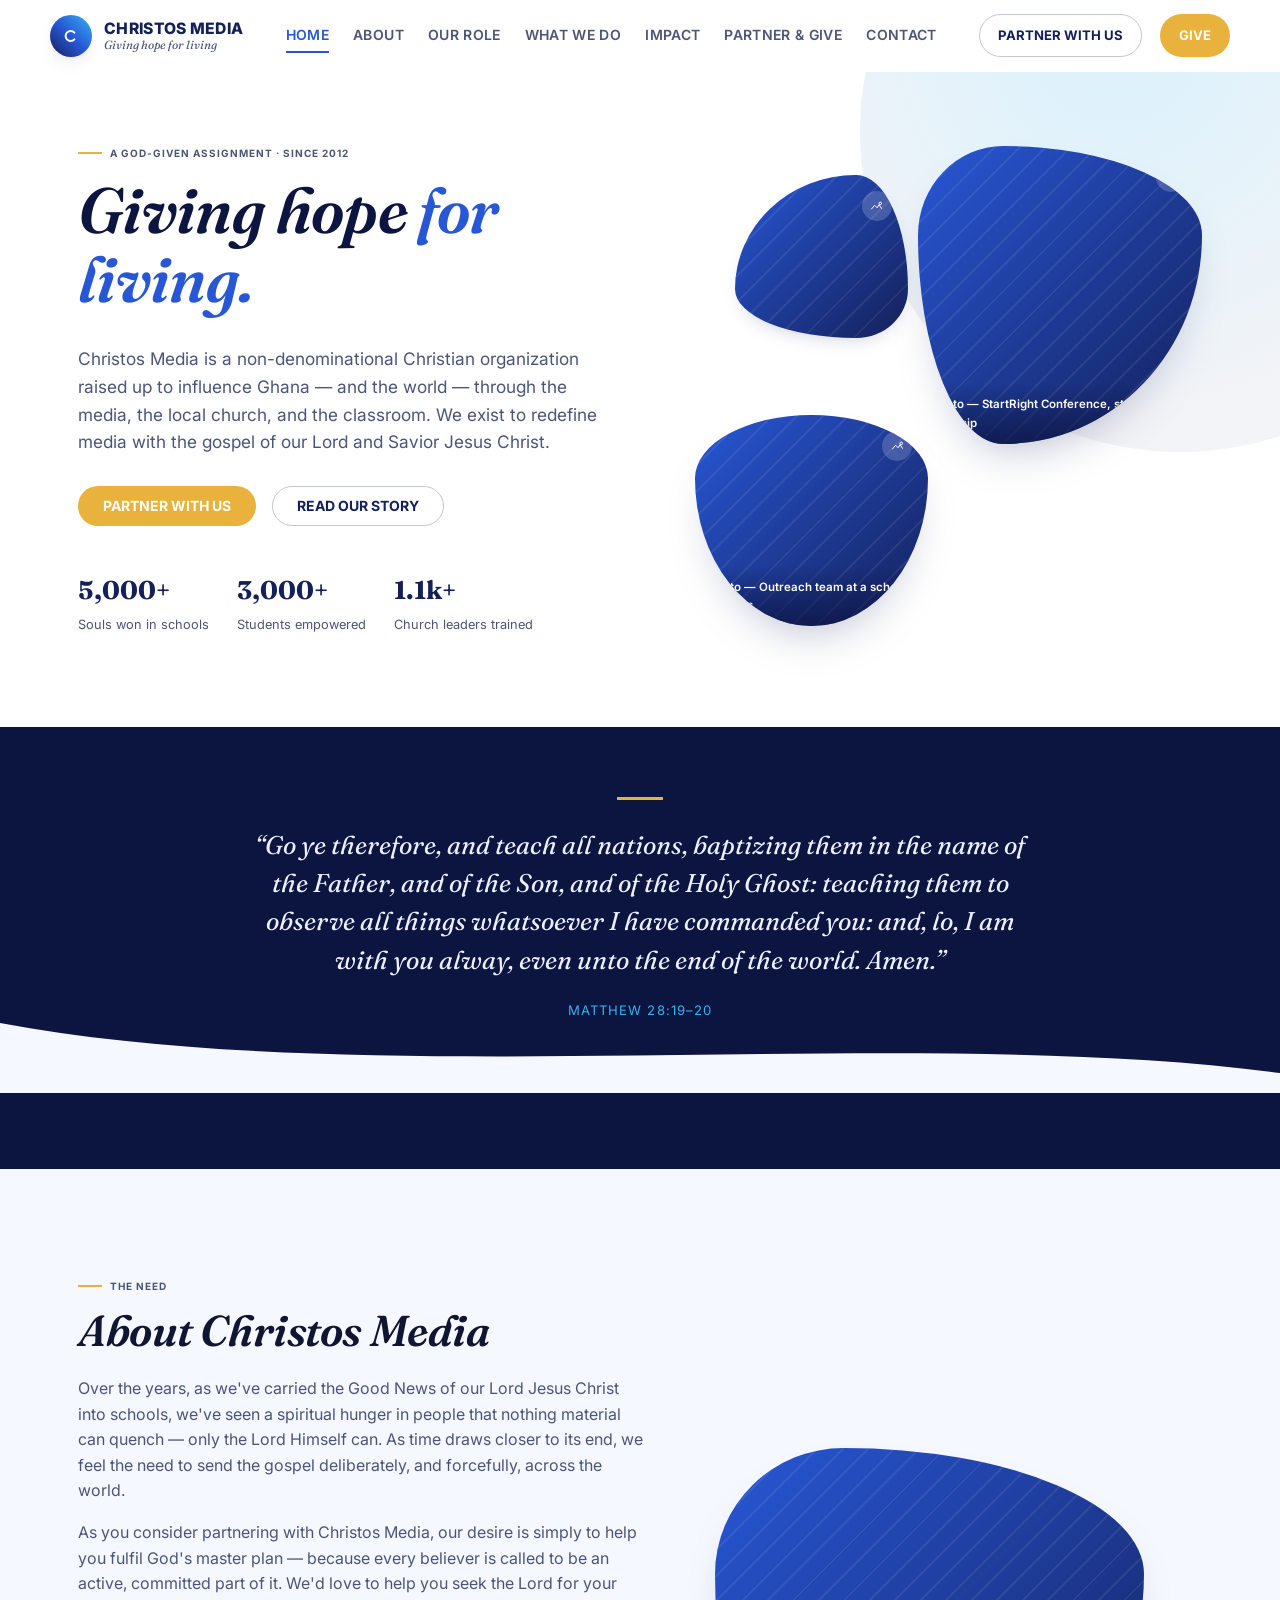
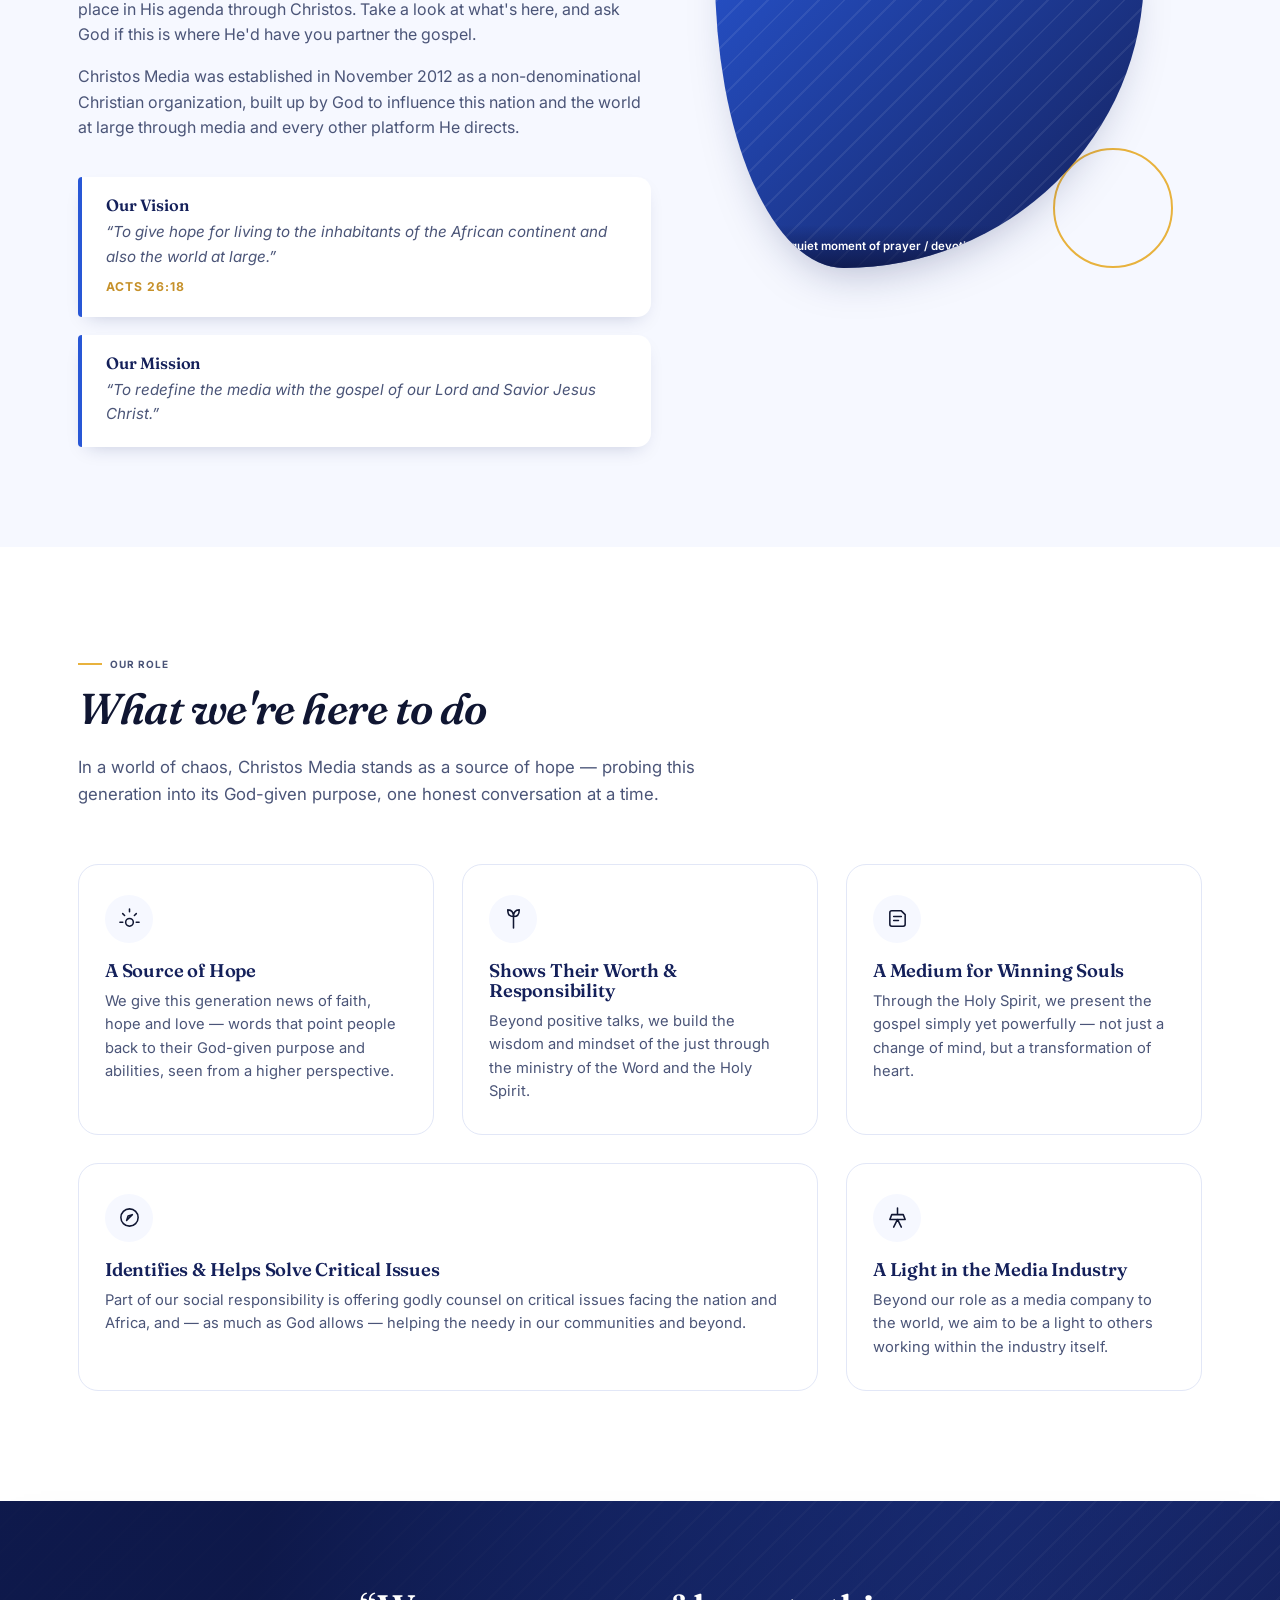
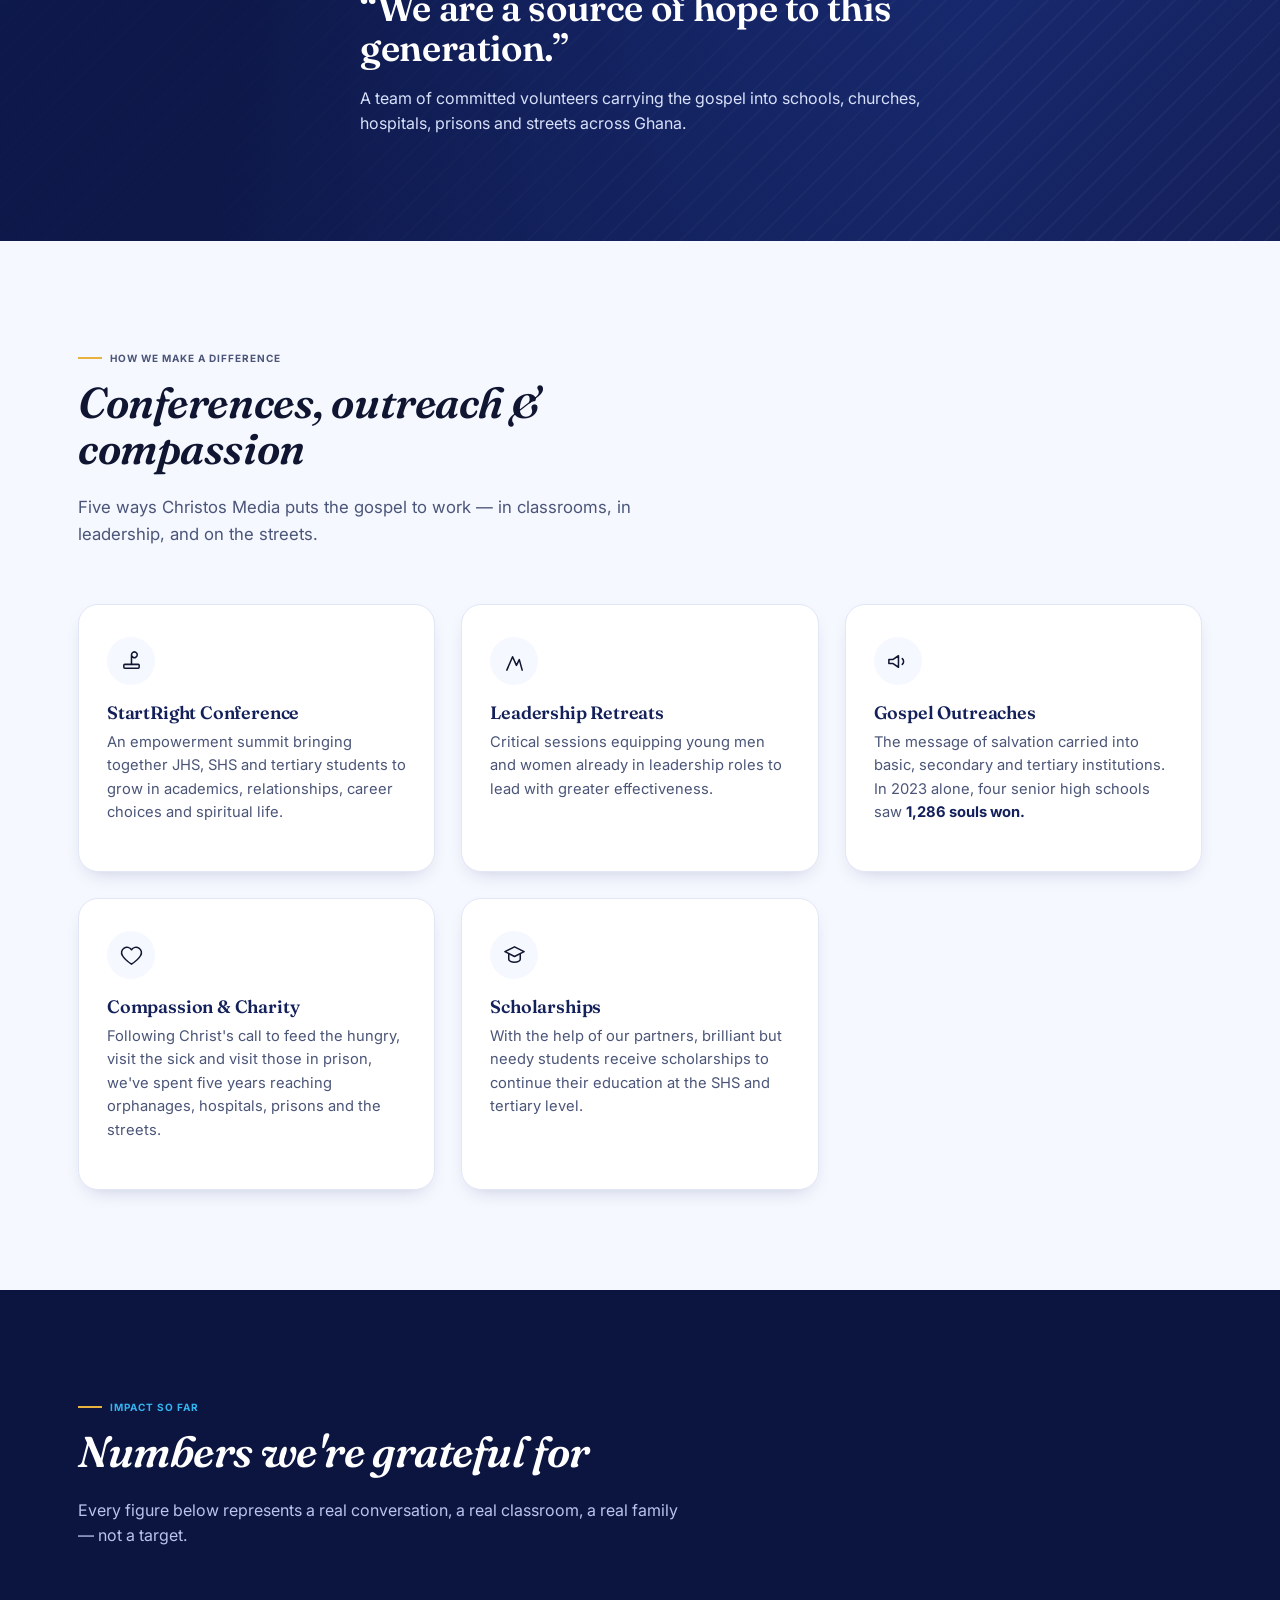
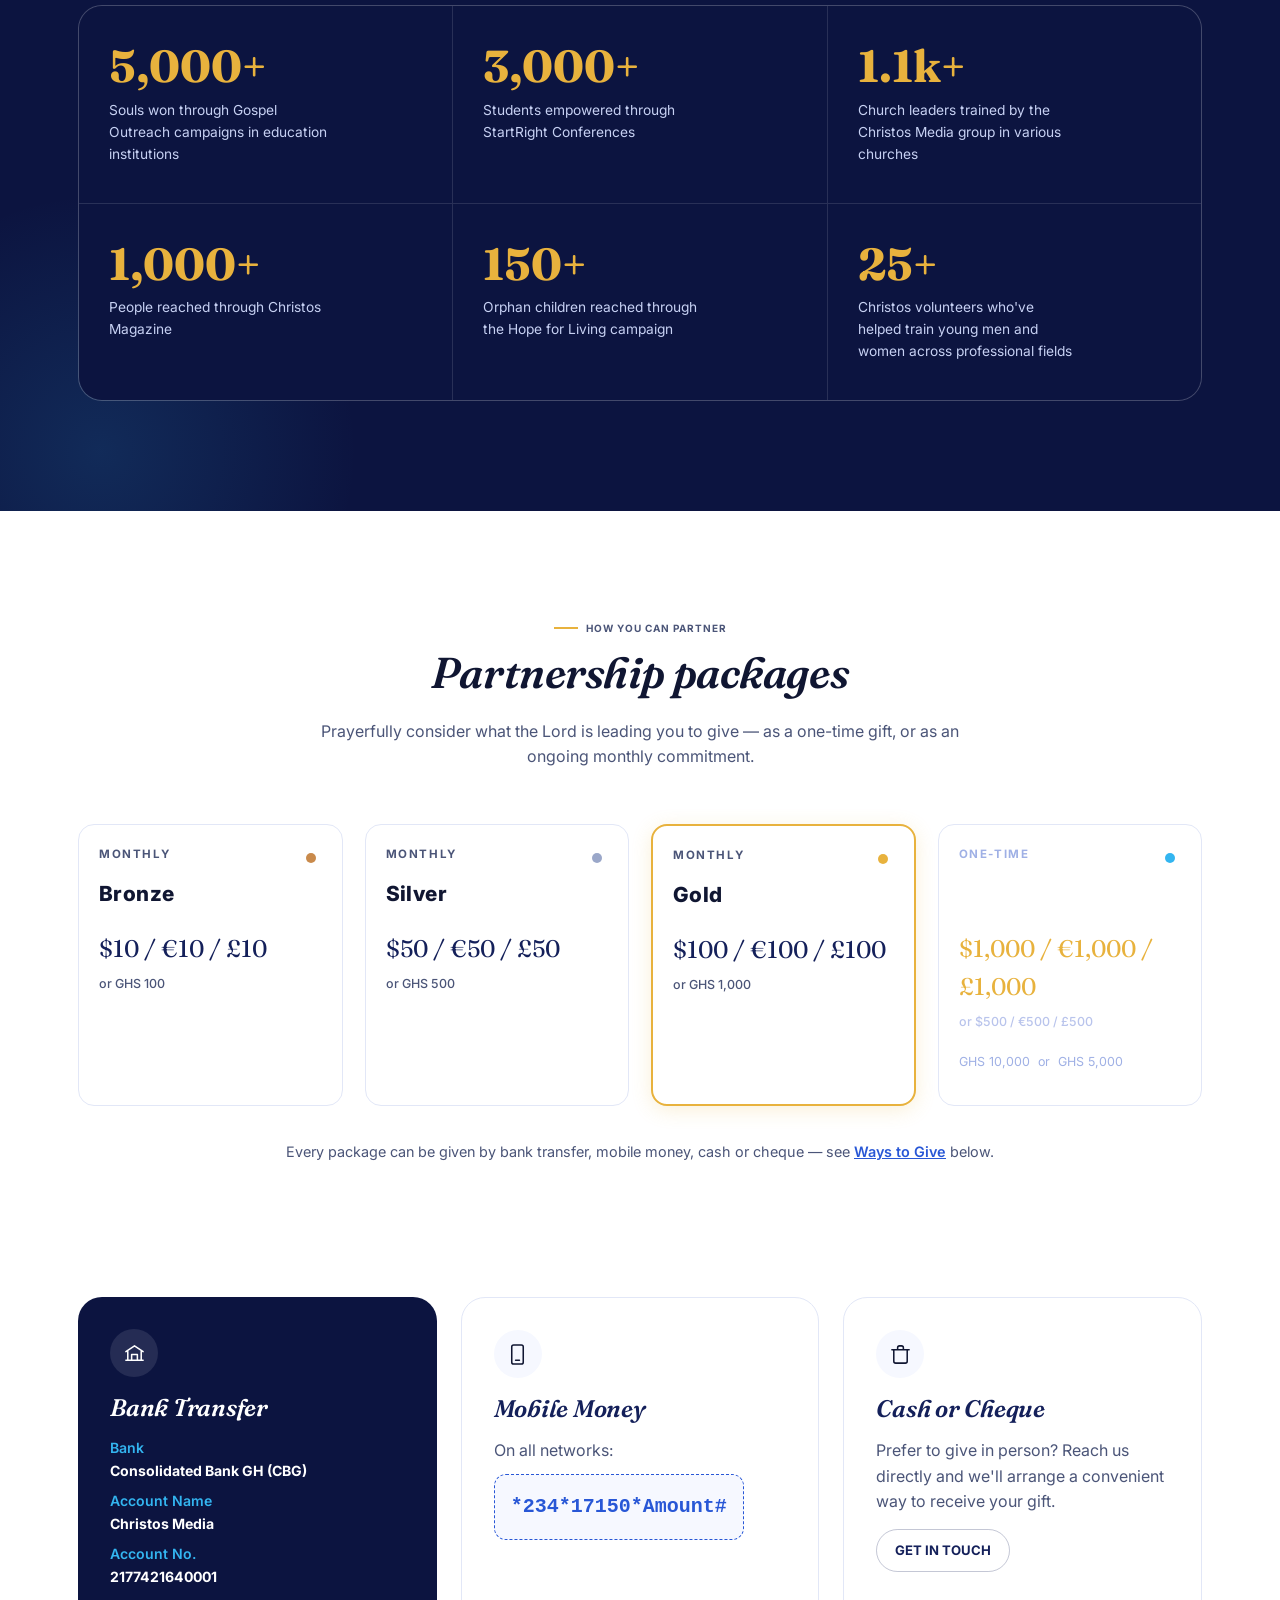
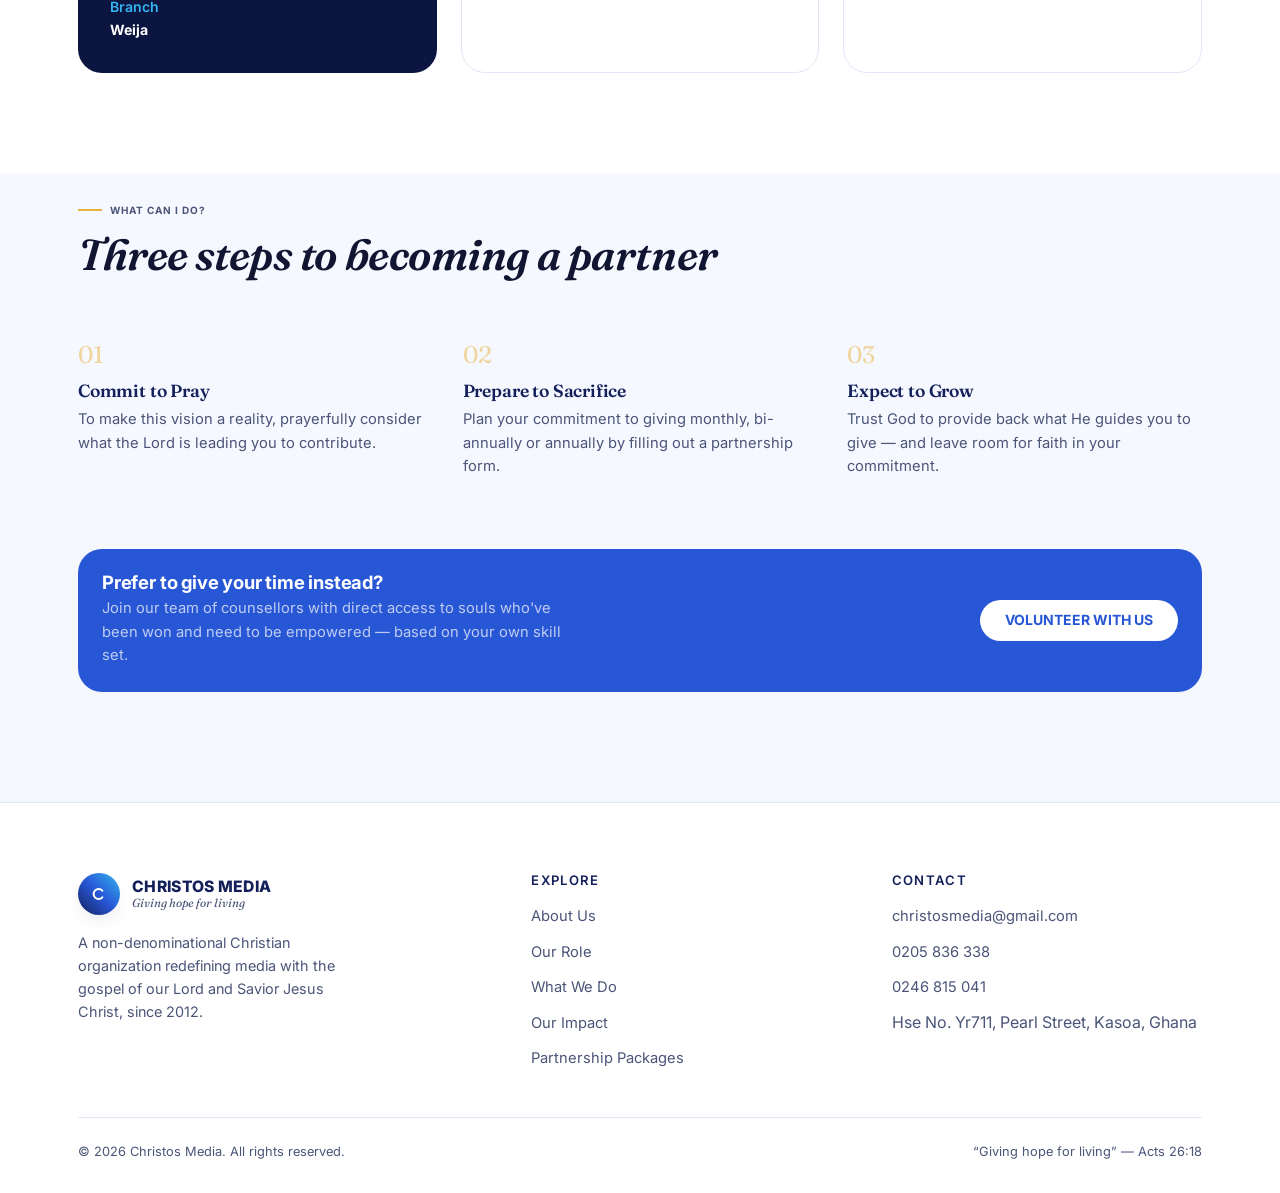
<file: index.html>
<!DOCTYPE html>
<html lang="en">
<head>
<meta charset="UTF-8">
<meta name="viewport" content="width=device-width, initial-scale=1.0">
<title>Christos Media — Giving Hope for Living</title>
<meta name="description" content="Christos Media is a non-denominational Christian organization redefining media with the gospel — reaching schools, churches and communities across Ghana and Africa since 2012.">
<meta name="theme-color" content="#14205A">
<link rel="icon" href="data:image/svg+xml,%3Csvg xmlns='http://www.w3.org/2000/svg' viewBox='0 0 64 64'%3E%3Ccircle cx='32' cy='32' r='30' fill='%2314205A'/%3E%3Cpath d='M40 20a13 13 0 1 0 0 24' stroke='white' stroke-width='5' fill='none' stroke-linecap='round'/%3E%3C/svg%3E">
<link rel="preconnect" href="https://fonts.googleapis.com">
<link rel="preconnect" href="https://fonts.gstatic.com" crossorigin>
<link href="https://fonts.googleapis.com/css2?family=Fraunces:ital,wght@0,300..700;1,300..700&family=Inter:wght@400;500;600;700;800&display=swap" rel="stylesheet">
<link rel="stylesheet" href="styles.css">
</head>
<body>

<!-- ============ HEADER ============ -->
<header id="site-header">
  <div class="container nav-row">
    <a href="/index.html" class="brand">
      <span class="brand-mark"><svg viewBox="0 0 24 24" fill="none"><path d="M16 8a6 6 0 1 0 0 8" stroke="#fff" stroke-width="2.4" stroke-linecap="round"/></svg></span>
      <span class="brand-text"><b>CHRISTOS MEDIA</b><span>Giving hope for living</span></span>
    </a>

    <input type="checkbox" id="nav-toggle">
    <nav class="primary-nav">
      <a href="index.html" aria-current="page">Home</a>
      <a href="about.html">About</a>
      <a href="our-role.html">Our Role</a>
      <a href="what-we-do.html">What We Do</a>
      <a href="impact.html">Impact</a>
      <a href="partner.html">Partner & Give</a>
      <a href="contact.html">Contact</a>
    </nav>

    <div class="nav-actions">
      <a href="partner.html" class="btn btn-ghost btn-sm">Partner With Us</a>
      <a href="partner.html#give" class="btn btn-primary btn-sm">Give</a>
      <label for="nav-toggle" class="hamburger" aria-label="Toggle menu"><span></span></label>
    </div>
  </div>
</header>

<main id="top">
  <!-- ============ HERO ============ -->
  <section class="hero">
    <div class="hero-bg-arc" aria-hidden="true"></div>
    <div class="container hero-grid">
      <div>
        <span class="eyebrow">A God-given assignment · Since 2012</span>
        <h1>Giving hope <em>for living.</em></h1>
        <p class="section-lede">Christos Media is a non-denominational Christian organization raised up to influence Ghana — and the world — through the media, the local church, and the classroom. We exist to redefine media with the gospel of our Lord and Savior Jesus Christ.</p>
        <div class="hero-ctas">
          <a href="partner.html" class="btn btn-primary">Partner With Us</a>
          <a href="about.html" class="btn btn-ghost">Read Our Story</a>
        </div>
        <div class="hero-meta">
          <div><b>5,000+</b><span>Souls won in schools</span></div>
          <div><b>3,000+</b><span>Students empowered</span></div>
          <div><b>1.1k+</b><span>Church leaders trained</span></div>
        </div>
      </div>

      <div class="hero-collage" aria-hidden="false">
        <div class="photo" id="ph-hero-1" data-caption="Students in worship at a StartRight Conference">
          <span class="photo-icon"><svg viewBox="0 0 24 24" fill="none"><path d="M4 16l5-6 4 4 3-5 4 6" stroke="#fff" stroke-width="1.6" stroke-linecap="round" stroke-linejoin="round"/><circle cx="18" cy="7" r="2" stroke="#fff" stroke-width="1.6"/></svg></span>
          <span class="photo-label">Photo — StartRight Conference, students in worship</span>
        </div>
        <div class="photo" id="ph-hero-2" data-caption="Gospel outreach team ministering at a school">
          <span class="photo-icon"><svg viewBox="0 0 24 24" fill="none"><path d="M4 16l5-6 4 4 3-5 4 6" stroke="#fff" stroke-width="1.6" stroke-linecap="round" stroke-linejoin="round"/><circle cx="18" cy="7" r="2" stroke="#fff" stroke-width="1.6"/></svg></span>
          <span class="photo-label">Photo — Outreach team at a school campus</span>
        </div>
        <div class="photo" id="ph-hero-3" data-caption="One-on-one counselling moment">
          <span class="photo-icon"><svg viewBox="0 0 24 24" fill="none"><path d="M4 16l5-6 4 4 3-5 4 6" stroke="#fff" stroke-width="1.6" stroke-linecap="round" stroke-linejoin="round"/><circle cx="18" cy="7" r="2" stroke="#fff" stroke-width="1.6"/></svg></span>
        </div>
      </div>
    </div>
  </section>

  <!-- ============ SCRIPTURE BAND ============ -->
  <section class="scripture">
    <div class="container">
      <div class="scripture-rule" aria-hidden="true"></div>
      <blockquote>
        &ldquo;Go ye therefore, and teach all nations, baptizing them in the name of the Father, and of the Son, and of the Holy Ghost: teaching them to observe all things whatsoever I have commanded you: and, lo, I am with you alway, even unto the end of the world. Amen.&rdquo;
      </blockquote>
      <cite>Matthew 28:19&ndash;20</cite>
    </div>
    <div class="arc-divider" aria-hidden="true">
      <svg viewBox="0 0 1440 70" preserveAspectRatio="none"><path d="M0,0 C420,70 1020,0 1440,50 L1440,70 L0,70 Z" fill="#F6F8FF"/></svg>
    </div>
  </section>

  <!-- ============ ABOUT ============ -->
  <section class="about" id="about">
    <div class="container about-grid">
      <div class="about-copy reveal">
        <span class="eyebrow">The Need</span>
        <h2 class="section-title">About Christos Media</h2>
        <p>Over the years, as we've carried the Good News of our Lord Jesus Christ into schools, we've seen a spiritual hunger in people that nothing material can quench — only the Lord Himself can. As time draws closer to its end, we feel the need to send the gospel deliberately, and forcefully, across the world.</p>
        <p>As you consider partnering with Christos Media, our desire is simply to help you fulfil God's master plan — because every believer is called to be an active, committed part of it. We'd love to help you seek the Lord for your place in His agenda through Christos. Take a look at what's here, and ask God if this is where He'd have you partner the gospel.</p>
        <p>Christos Media was established in November 2012 as a non-denominational Christian organization, built up by God to influence this nation and the world at large through media and every other platform He directs.</p>

        <div class="verse-cards">
          <div class="verse-card">
            <h4>Our Vision</h4>
            <p>&ldquo;To give hope for living to the inhabitants of the African continent and also the world at large.&rdquo;</p>
            <cite>Acts 26:18</cite>
          </div>
          <div class="verse-card">
            <h4>Our Mission</h4>
            <p>&ldquo;To redefine the media with the gospel of our Lord and Savior Jesus Christ.&rdquo;</p>
          </div>
        </div>
      </div>

      <div class="about-photo reveal">
        <span class="ring" aria-hidden="true"></span>
        <div class="photo" id="ph-about" style="height:100%;" data-caption="A devotion / prayer moment">
          <span class="photo-icon"><svg viewBox="0 0 24 24" fill="none"><path d="M4 16l5-6 4 4 3-5 4 6" stroke="#fff" stroke-width="1.6" stroke-linecap="round" stroke-linejoin="round"/><circle cx="18" cy="7" r="2" stroke="#fff" stroke-width="1.6"/></svg></span>
          <span class="photo-label">Photo — A quiet moment of prayer / devotion</span>
        </div>
      </div>
    </div>
  </section>

  <!-- ============ OUR ROLE ============ -->
  <section class="role" id="role">
    <div class="container">
      <div class="role-head reveal">
        <span class="eyebrow">Our Role</span>
        <h2 class="section-title">What we're here to do</h2>
        <p class="section-lede">In a world of chaos, Christos Media stands as a source of hope — probing this generation into its God-given purpose, one honest conversation at a time.</p>
      </div>

      <div class="role-grid">
        <div class="role-card reveal">
          <span class="role-icon"><svg viewBox="0 0 24 24" fill="none"><circle cx="12" cy="16" r="4" stroke="currentColor" stroke-width="1.6"/><path d="M12 2v3M4.9 6.9l2 2M19.1 6.9l-2 2M2 16h3M19 16h3" stroke="currentColor" stroke-width="1.6" stroke-linecap="round"/></svg></span>
          <h3>A Source of Hope</h3>
          <p>We give this generation news of faith, hope and love — words that point people back to their God-given purpose and abilities, seen from a higher perspective.</p>
        </div>
        <div class="role-card reveal">
          <span class="role-icon"><svg viewBox="0 0 24 24" fill="none"><path d="M12 22V10M12 10C8 10 6 7 6 3c4 0 6 2 6 7Zm0 0c0-5 2-7 6-7 0 4-2 7-6 7Z" stroke="currentColor" stroke-width="1.6" stroke-linecap="round" stroke-linejoin="round"/></svg></span>
          <h3>Shows Their Worth &amp; Responsibility</h3>
          <p>Beyond positive talks, we build the wisdom and mindset of the just through the ministry of the Word and the Holy Spirit.</p>
        </div>
        <div class="role-card reveal">
          <span class="role-icon"><svg viewBox="0 0 24 24" fill="none"><path d="M4 6c0-1.1.9-2 2-2h10l4 4v10a2 2 0 0 1-2 2H6a2 2 0 0 1-2-2V6Z" stroke="currentColor" stroke-width="1.6" stroke-linejoin="round"/><path d="M8 10h8M8 14h5" stroke="currentColor" stroke-width="1.6" stroke-linecap="round"/></svg></span>
          <h3>A Medium for Winning Souls</h3>
          <p>Through the Holy Spirit, we present the gospel simply yet powerfully — not just a change of mind, but a transformation of heart.</p>
        </div>
        <div class="role-card wide reveal">
          <span class="role-icon"><svg viewBox="0 0 24 24" fill="none"><circle cx="12" cy="12" r="9" stroke="currentColor" stroke-width="1.6"/><path d="M15 9l-3.5 3.5L9 15l1.5-4.5L15 9Z" stroke="currentColor" stroke-width="1.6" stroke-linejoin="round"/></svg></span>
          <h3>Identifies &amp; Helps Solve Critical Issues</h3>
          <p>Part of our social responsibility is offering godly counsel on critical issues facing the nation and Africa, and — as much as God allows — helping the needy in our communities and beyond.</p>
        </div>
        <div class="role-card reveal">
          <span class="role-icon"><svg viewBox="0 0 24 24" fill="none"><path d="M12 2v6M8 22l4-8 4 8M6 9h12l2 5H4l2-5Z" stroke="currentColor" stroke-width="1.6" stroke-linecap="round" stroke-linejoin="round"/></svg></span>
          <h3>A Light in the Media Industry</h3>
          <p>Beyond our role as a media company to the world, we aim to be a light to others working within the industry itself.</p>
        </div>
      </div>
    </div>
  </section>

  <!-- ============ BANNER ============ -->
  <section class="banner">
    <div class="photo" id="ph-banner" data-caption="Team photo — Christos Media volunteers"></div>
    <div class="banner-overlay" aria-hidden="true"></div>
    <div class="container banner-content reveal">
      <h2>&ldquo;We are a source of hope to this generation.&rdquo;</h2>
      <p>A team of committed volunteers carrying the gospel into schools, churches, hospitals, prisons and streets across Ghana.</p>
    </div>
  </section>

  <!-- ============ PROGRAMS ============ -->
  <section class="programs" id="programs">
    <div class="container">
      <div class="role-head reveal">
        <span class="eyebrow">How We Make a Difference</span>
        <h2 class="section-title">Conferences, outreach &amp; compassion</h2>
        <p class="section-lede">Five ways Christos Media puts the gospel to work — in classrooms, in leadership, and on the streets.</p>
      </div>

      <div class="program-grid">
        <div class="program-card reveal">
          <span class="role-icon"><svg viewBox="0 0 24 24" fill="none"><rect x="4" y="15" width="16" height="4" rx="1" stroke="currentColor" stroke-width="1.6"/><path d="M12 15V5m0 0a3 3 0 1 0 0-.001" stroke="currentColor" stroke-width="1.6" stroke-linecap="round"/></svg></span>
          <h3>StartRight Conference</h3>
          <p>An empowerment summit bringing together JHS, SHS and tertiary students to grow in academics, relationships, career choices and spiritual life.</p>
        </div>
        <div class="program-card reveal">
          <span class="role-icon"><svg viewBox="0 0 24 24" fill="none"><path d="M4 21l6-14 4 9 3-6 3 11" stroke="currentColor" stroke-width="1.6" stroke-linejoin="round" stroke-linecap="round"/></svg></span>
          <h3>Leadership Retreats</h3>
          <p>Critical sessions equipping young men and women already in leadership roles to lead with greater effectiveness.</p>
        </div>
        <div class="program-card reveal">
          <span class="role-icon"><svg viewBox="0 0 24 24" fill="none"><path d="M3 10v4h4l6 4V6l-6 4H3Z" stroke="currentColor" stroke-width="1.6" stroke-linejoin="round"/><path d="M17 9a4 4 0 0 1 0 6" stroke="currentColor" stroke-width="1.6" stroke-linecap="round"/></svg></span>
          <h3>Gospel Outreaches</h3>
          <p>The message of salvation carried into basic, secondary and tertiary institutions. In 2023 alone, four senior high schools saw <strong style="color:var(--navy)">1,286 souls won.</strong></p>
        </div>
        <div class="program-card reveal">
          <span class="role-icon"><svg viewBox="0 0 24 24" fill="none"><path d="M12 21s-7-4.5-9.5-9A5 5 0 0 1 12 6a5 5 0 0 1 9.5 6c-2.5 4.5-9.5 9-9.5 9Z" stroke="currentColor" stroke-width="1.6" stroke-linejoin="round"/></svg></span>
          <h3>Compassion &amp; Charity</h3>
          <p>Following Christ's call to feed the hungry, visit the sick and visit those in prison, we've spent five years reaching orphanages, hospitals, prisons and the streets.</p>
        </div>
        <div class="program-card reveal">
          <span class="role-icon"><svg viewBox="0 0 24 24" fill="none"><path d="M2 8l10-5 10 5-10 5-10-5Z" stroke="currentColor" stroke-width="1.6" stroke-linejoin="round"/><path d="M6 11v5c0 1.5 2.7 3 6 3s6-1.5 6-3v-5" stroke="currentColor" stroke-width="1.6" stroke-linecap="round"/></svg></span>
          <h3>Scholarships</h3>
          <p>With the help of our partners, brilliant but needy students receive scholarships to continue their education at the SHS and tertiary level.</p>
        </div>
      </div>
    </div>
  </section>

  <!-- ============ IMPACT ============ -->
  <section class="impact" id="impact">
    <div class="impact-arc" aria-hidden="true"></div>
    <div class="container">
      <div class="impact-head reveal">
        <span class="eyebrow">Impact So Far</span>
        <h2 class="section-title">Numbers we're grateful for</h2>
        <p>Every figure below represents a real conversation, a real classroom, a real family — not a target.</p>
      </div>

      <div class="stat-grid reveal">
        <div class="stat"><b>5,000+</b><span>Souls won through Gospel Outreach campaigns in education institutions</span></div>
        <div class="stat"><b>3,000+</b><span>Students empowered through StartRight Conferences</span></div>
        <div class="stat"><b>1.1k+</b><span>Church leaders trained by the Christos Media group in various churches</span></div>
        <div class="stat"><b>1,000+</b><span>People reached through Christos Magazine</span></div>
        <div class="stat"><b>150+</b><span>Orphan children reached through the Hope for Living campaign</span></div>
        <div class="stat"><b>25+</b><span>Christos volunteers who've helped train young men and women across professional fields</span></div>
      </div>
    </div>
  </section>

  <!-- ============ PARTNERSHIP PACKAGES ============ -->
  <section class="partner" id="partner">
    <div class="container">
      <div class="partner-head reveal">
        <span class="eyebrow">How You Can Partner</span>
        <h2 class="section-title">Partnership packages</h2>
        <p>Prayerfully consider what the Lord is leading you to give — as a one-time gift, or as an ongoing monthly commitment.</p>
      </div>

      <div class="tier-grid">
        <div class="tier tier-bronze reveal">
          <span class="dot" aria-hidden="true"></span>
          <span class="cadence">Monthly</span>
          <h3>Bronze</h3>
          <p class="amount">$10 / €10 / £10<small>or GHS 100</small></p>
        </div>
        <div class="tier tier-silver reveal">
          <span class="dot" aria-hidden="true"></span>
          <span class="cadence">Monthly</span>
          <h3>Silver</h3>
          <p class="amount">$50 / €50 / £50<small>or GHS 500</small></p>
        </div>
        <div class="tier tier-gold reveal">
          <span class="dot" aria-hidden="true"></span>
          <span class="cadence">Monthly</span>
          <h3>Gold</h3>
          <p class="amount">$100 / €100 / £100<small>or GHS 1,000</small></p>
        </div>
        <div class="tier tier-platinum reveal">
          <span class="dot" aria-hidden="true"></span>
          <span class="cadence">One-time</span>
          <h3>Platinum</h3>
          <p class="amount">$1,000 / €1,000 / £1,000<small>or $500 / €500 / £500</small></p>
          <p class="or">GHS 10,000 &nbsp;or&nbsp; GHS 5,000</p>
        </div>
      </div>

      <p class="partner-note">Every package can be given by bank transfer, mobile money, cash or cheque — see <a href="/partner.html#give">Ways to Give</a> below.</p>
    </div>
  </section>

  <!-- ============ WAYS TO GIVE ============ -->
  <section class="give" id="give">
    <div class="container">
      <div class="give-grid">
        <div class="give-card reveal">
          <span class="role-icon"><svg viewBox="0 0 24 24" fill="none"><path d="M3 10l9-6 9 6M5 10v9M19 10v9M9 19v-6h6v6M3 19h18" stroke="currentColor" stroke-width="1.6" stroke-linecap="round" stroke-linejoin="round"/></svg></span>
          <h3>Bank Transfer</h3>
          <dl>
            <dt>Bank</dt><dd>Consolidated Bank GH (CBG)</dd>
            <dt>Account Name</dt><dd>Christos Media</dd>
            <dt>Account No.</dt><dd>2177421640001</dd>
            <dt>Branch</dt><dd>Weija</dd>
          </dl>
        </div>
        <div class="give-card reveal">
          <span class="role-icon"><svg viewBox="0 0 24 24" fill="none"><rect x="6" y="2" width="12" height="20" rx="2" stroke="currentColor" stroke-width="1.6"/><path d="M10 18h4" stroke="currentColor" stroke-width="1.6" stroke-linecap="round"/></svg></span>
          <h3>Mobile Money</h3>
          <p style="margin:0 0 4px;">On all networks:</p>
          <code>*234*17150*Amount#</code>
        </div>
        <div class="give-card reveal">
          <span class="role-icon"><svg viewBox="0 0 24 24" fill="none"><path d="M3 7h18M5 7v12a2 2 0 0 0 2 2h10a2 2 0 0 0 2-2V7M9 7V5a2 2 0 0 1 2-2h2a2 2 0 0 1 2 2v2" stroke="currentColor" stroke-width="1.6" stroke-linecap="round" stroke-linejoin="round"/></svg></span>
          <h3>Cash or Cheque</h3>
          <p style="margin-bottom:0;">Prefer to give in person? Reach us directly and we'll arrange a convenient way to receive your gift.</p>
          <a href="contact.html" class="btn btn-ghost btn-sm" style="margin-top:14px;">Get in touch</a>
        </div>
      </div>
    </div>
  </section>

  <!-- ============ STEPS / HOW YOU CAN PARTNER ============ -->
  <section class="steps">
    <div class="container">
      <div class="role-head reveal">
        <span class="eyebrow">What Can I Do?</span>
        <h2 class="section-title">Three steps to becoming a partner</h2>
      </div>

      <div class="steps-grid">
        <div class="step reveal">
          <span class="step-num">01</span>
          <h3>Commit to Pray</h3>
          <p>To make this vision a reality, prayerfully consider what the Lord is leading you to contribute.</p>
        </div>
        <div class="step reveal">
          <span class="step-num">02</span>
          <h3>Prepare to Sacrifice</h3>
          <p>Plan your commitment to giving monthly, bi-annually or annually by filling out a partnership form.</p>
        </div>
        <div class="step reveal">
          <span class="step-num">03</span>
          <h3>Expect to Grow</h3>
          <p>Trust God to provide back what He guides you to give — and leave room for faith in your commitment.</p>
        </div>
      </div>

      <div class="volunteer-cta reveal">
        <div>
          <h3>Prefer to give your time instead?</h3>
          <p>Join our team of counsellors with direct access to souls who've been won and need to be empowered — based on your own skill set.</p>
        </div>
        <a href="/contact.html" class="btn btn-primary">Volunteer With Us</a>
      </div>
    </div>
  </section>
</main>

<!-- ============ FOOTER ============ -->
<footer id="contact">
  <div class="container">
    <div class="footer-grid">
      <div class="footer-brand reveal">
        <a href="/index.html" class="brand">
          <span class="brand-mark"><svg viewBox="0 0 24 24" fill="none"><path d="M16 8a6 6 0 1 0 0 8" stroke="#fff" stroke-width="2.4" stroke-linecap="round"/></svg></span>
          <span class="brand-text"><b>CHRISTOS MEDIA</b><span>Giving hope for living</span></span>
        </a>
        <p>A non-denominational Christian organization redefining media with the gospel of our Lord and Savior Jesus Christ, since 2012.</p>
      </div>

      <div class="reveal">
        <h4>Explore</h4>
        <ul>
          <li><a href="about.html">About Us</a></li>
          <li><a href="our-role.html">Our Role</a></li>
          <li><a href="what-we-do.html">What We Do</a></li>
          <li><a href="impact.html">Our Impact</a></li>
          <li><a href="partner.html">Partnership Packages</a></li>
        </ul>
      </div>

      <div class="reveal">
        <h4>Contact</h4>
        <ul>
          <li><a href="mailto:christosmedia@gmail.com">christosmedia@gmail.com</a></li>
          <li><a href="tel:0205836338">0205 836 338</a></li>
          <li><a href="tel:0246815041">0246 815 041</a></li>
          <li><span>Hse No. Yr711, Pearl Street, Kasoa, Ghana</span></li>
        </ul>
      </div>
    </div>

    <div class="footer-bottom">
      <span>&copy; <span id="year"></span> Christos Media. All rights reserved.</span>
      <span>&ldquo;Giving hope for living&rdquo; — Acts 26:18</span>
    </div>
  </div>
</footer>

<script src="main.js"></script>

</body>
</html>
</file>
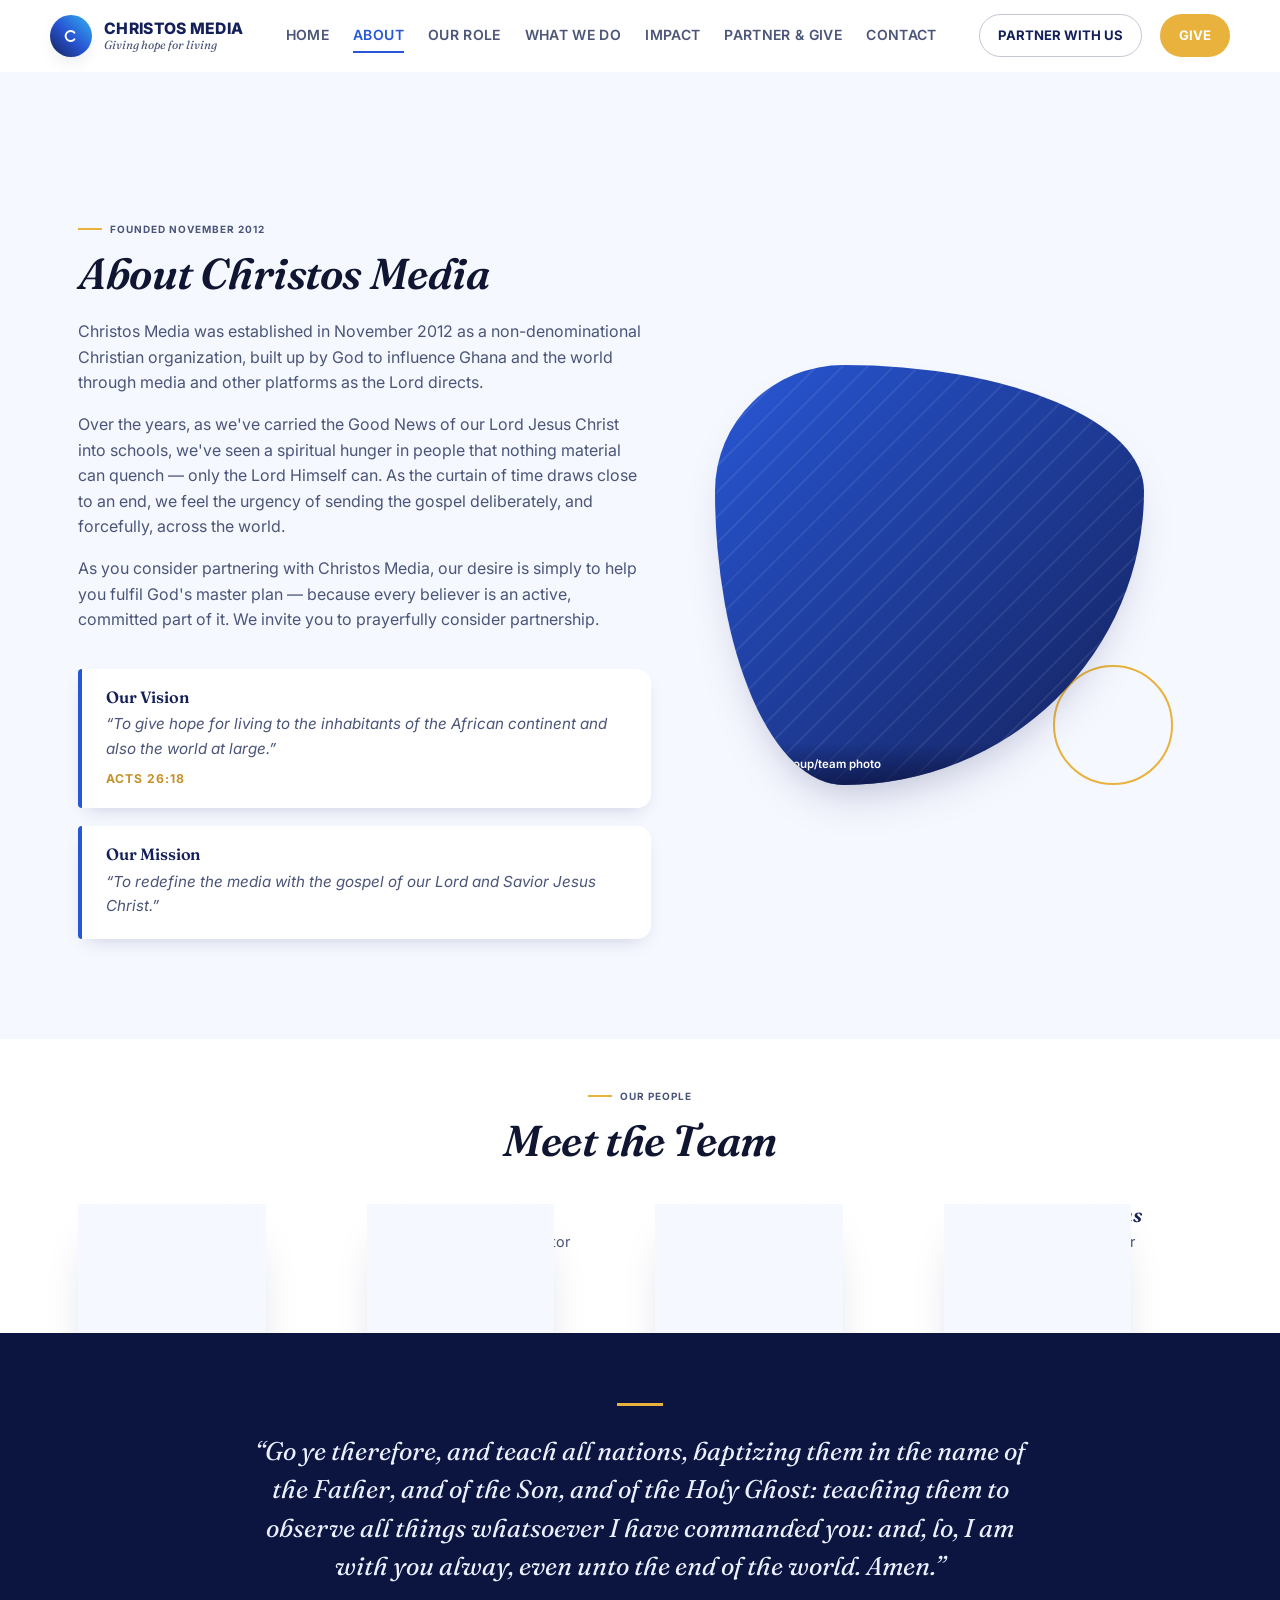
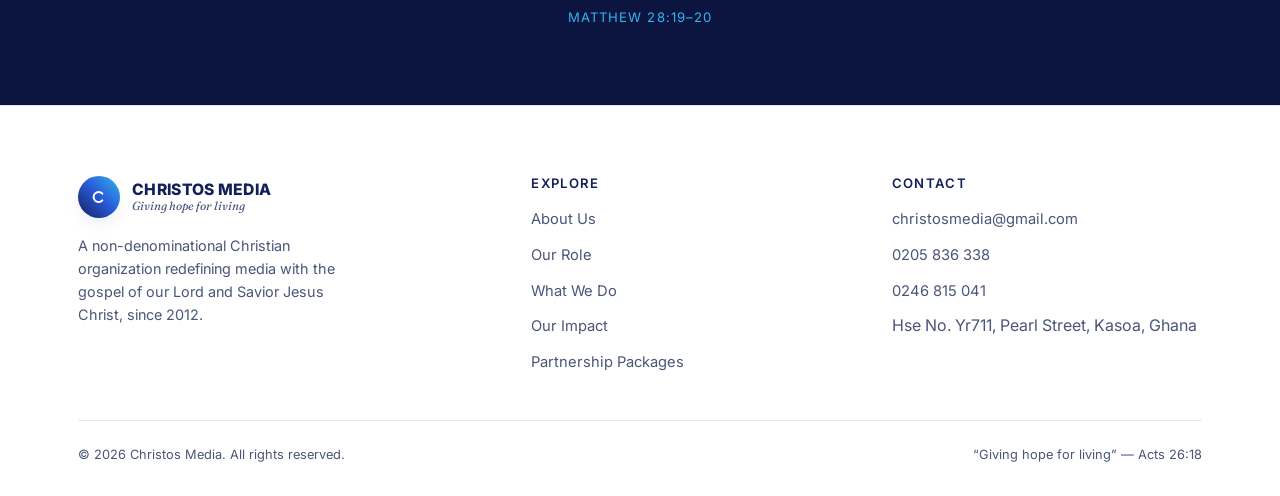
<file: about.html>
<!DOCTYPE html>
<html lang="en">
<head>
<meta charset="UTF-8">
<meta name="viewport" content="width=device-width, initial-scale=1.0">
<title>About Us | Christos Media</title>
<meta name="description" content="Christos Media was established in November 2012 to influence Ghana and the world through media and the gospel.">
<meta name="theme-color" content="#14205A">
<link rel="icon" href="data:image/svg+xml,%3Csvg xmlns='http://www.w3.org/2000/svg' viewBox='0 0 64 64'%3E%3Ccircle cx='32' cy='32' r='30' fill='%2314205A'/%3E%3Cpath d='M40 20a13 13 0 1 0 0 24' stroke='white' stroke-width='5' fill='none' stroke-linecap='round'/%3E%3C/svg%3E">
<link rel="preconnect" href="https://fonts.googleapis.com">
<link rel="preconnect" href="https://fonts.gstatic.com" crossorigin>
<link href="https://fonts.googleapis.com/css2?family=Fraunces:ital,wght@0,300..700;1,300..700&family=Inter:wght@400;500;600;700;800&display=swap" rel="stylesheet">
<link rel="stylesheet" href="/styles.css">
</head>
<body>

<header id="site-header">
  <div class="container nav-row">
    <a href="/index.html" class="brand">
      <span class="brand-mark"><svg viewBox="0 0 24 24" fill="none"><path d="M16 8a6 6 0 1 0 0 8" stroke="#fff" stroke-width="2.4" stroke-linecap="round"/></svg></span>
      <span class="brand-text"><b>CHRISTOS MEDIA</b><span>Giving hope for living</span></span>
    </a>
    <input type="checkbox" id="nav-toggle">
    <nav class="primary-nav">
      <a href="/index.html">Home</a>
      <a href="/about.html" aria-current="page">About</a>
      <a href="/our-role.html">Our Role</a>
      <a href="/what-we-do.html">What We Do</a>
      <a href="/impact.html">Impact</a>
      <a href="/partner.html">Partner & Give</a>
      <a href="/contact.html">Contact</a>
    </nav>
    <div class="nav-actions">
      <a href="/partner.html" class="btn btn-ghost btn-sm">Partner With Us</a>
      <a href="/partner.html#give" class="btn btn-primary btn-sm">Give</a>
      <label for="nav-toggle" class="hamburger" aria-label="Toggle menu"><span></span></label>
    </div>
  </div>
</header>

<main id="top">
  <section class="about" style="padding-top: 140px;">
    <div class="container about-grid">
      <div class="about-copy reveal">
        <span class="eyebrow">Founded November 2012</span>
        <h1 class="section-title">About Christos Media</h1>
        <p>Christos Media was established in November 2012 as a non-denominational Christian organization, built up by God to influence Ghana and the world through media and other platforms as the Lord directs.</p>
        <p>Over the years, as we've carried the Good News of our Lord Jesus Christ into schools, we've seen a spiritual hunger in people that nothing material can quench — only the Lord Himself can. As the curtain of time draws close to an end, we feel the urgency of sending the gospel deliberately, and forcefully, across the world.</p>
        <p>As you consider partnering with Christos Media, our desire is simply to help you fulfil God's master plan — because every believer is an active, committed part of it. We invite you to prayerfully consider partnership.</p>
        
        <div class="verse-cards">
          <div class="verse-card">
            <h4>Our Vision</h4>
            <p>&ldquo;To give hope for living to the inhabitants of the African continent and also the world at large.&rdquo;</p>
            <cite>Acts 26:18</cite>
          </div>
          <div class="verse-card">
            <h4>Our Mission</h4>
            <p>&ldquo;To redefine the media with the gospel of our Lord and Savior Jesus Christ.&rdquo;</p>
          </div>
        </div>
      </div>
      
      <div class="about-photo reveal">
        <span class="ring" aria-hidden="true"></span>
        <div class="photo" id="ph-about" style="height:100%;" data-caption="Group/team photo">
          <span class="photo-icon"><svg viewBox="0 0 24 24" fill="none"><path d="M4 16l5-6 4 4 3-5 4 6" stroke="#fff" stroke-width="1.6" stroke-linecap="round" stroke-linejoin="round"/><circle cx="18" cy="7" r="2" stroke="#fff" stroke-width="1.6"/></svg></span>
          <span class="photo-label">Photo — Group/team photo</span>
        </div>
      </div>
    </div>
  </section>

  <!-- ============ MEET THE TEAM ============ -->
  <section class="team" style="padding-top: 40px; padding-bottom: 80px;">
    <div class="container">
      <div class="reveal" style="margin-bottom: 40px; text-align: center;">
        <span class="eyebrow">Our People</span>
        <h2 class="section-title">Meet the Team</h2>
      </div>
      <div class="team-grid reveal" style="display: grid; grid-template-columns: repeat(auto-fit, minmax(240px, 1fr)); gap: 30px;">
        <div class="team-member" style="text-align: center;">
          <div class="photo blob-a" style="height: 280px; margin-bottom: 20px; background: var(--paper);" data-caption="John Doe photo">
             <p style="color: var(--ink-soft); opacity: 0.5; font-size: 0.8rem; text-transform: uppercase; letter-spacing: 0.1em; display: flex; align-items: center; justify-content: center; height: 100%; margin: 0;">[ Photo Placeholder ]</p>
          </div>
          <h3 style="font-family: 'Fraunces'; font-size: 1.25rem; font-style: italic; color: var(--navy); margin: 0 0 4px;">John Doe</h3>
          <p style="margin: 0; font-size: 0.9rem; color: var(--ink-soft);">Media Specialist</p>
        </div>
        <div class="team-member" style="text-align: center;">
          <div class="photo blob-b" style="height: 280px; margin-bottom: 20px; background: var(--paper);" data-caption="Jane Smith photo">
             <p style="color: var(--ink-soft); opacity: 0.5; font-size: 0.8rem; text-transform: uppercase; letter-spacing: 0.1em; display: flex; align-items: center; justify-content: center; height: 100%; margin: 0;">[ Photo Placeholder ]</p>
          </div>
          <h3 style="font-family: 'Fraunces'; font-size: 1.25rem; font-style: italic; color: var(--navy); margin: 0 0 4px;">Jane Smith</h3>
          <p style="margin: 0; font-size: 0.9rem; color: var(--ink-soft);">Outreach Coordinator</p>
        </div>
        <div class="team-member" style="text-align: center;">
          <div class="photo blob-c" style="height: 280px; margin-bottom: 20px; background: var(--paper);" data-caption="Peter Jones photo">
             <p style="color: var(--ink-soft); opacity: 0.5; font-size: 0.8rem; text-transform: uppercase; letter-spacing: 0.1em; display: flex; align-items: center; justify-content: center; height: 100%; margin: 0;">[ Photo Placeholder ]</p>
          </div>
          <h3 style="font-family: 'Fraunces'; font-size: 1.25rem; font-style: italic; color: var(--navy); margin: 0 0 4px;">Peter Jones</h3>
          <p style="margin: 0; font-size: 0.9rem; color: var(--ink-soft);">Youth Pastor</p>
        </div>
        <div class="team-member" style="text-align: center;">
          <div class="photo blob-a" style="height: 280px; margin-bottom: 20px; background: var(--paper);" data-caption="Mary Williams photo">
             <p style="color: var(--ink-soft); opacity: 0.5; font-size: 0.8rem; text-transform: uppercase; letter-spacing: 0.1em; display: flex; align-items: center; justify-content: center; height: 100%; margin: 0;">[ Photo Placeholder ]</p>
          </div>
          <h3 style="font-family: 'Fraunces'; font-size: 1.25rem; font-style: italic; color: var(--navy); margin: 0 0 4px;">Mary Williams</h3>
          <p style="margin: 0; font-size: 0.9rem; color: var(--ink-soft);">Logistics Manager</p>
        </div>
      </div>
    </div>
  </section>

  <!-- ============ SCRIPTURE BAND ============ -->
  <section class="scripture">
    <div class="container">
      <div class="scripture-rule" aria-hidden="true"></div>
      <blockquote>
        &ldquo;Go ye therefore, and teach all nations, baptizing them in the name of the Father, and of the Son, and of the Holy Ghost: teaching them to observe all things whatsoever I have commanded you: and, lo, I am with you alway, even unto the end of the world. Amen.&rdquo;
      </blockquote>
      <cite>Matthew 28:19&ndash;20</cite>
    </div>
  </section>
</main>

<footer id="contact">
  <div class="container">
    <div class="footer-grid">
      <div class="footer-brand reveal">
        <a href="/index.html" class="brand">
          <span class="brand-mark"><svg viewBox="0 0 24 24" fill="none"><path d="M16 8a6 6 0 1 0 0 8" stroke="#fff" stroke-width="2.4" stroke-linecap="round"/></svg></span>
          <span class="brand-text"><b>CHRISTOS MEDIA</b><span>Giving hope for living</span></span>
        </a>
        <p>A non-denominational Christian organization redefining media with the gospel of our Lord and Savior Jesus Christ, since 2012.</p>
      </div>
      <div class="reveal">
        <h4>Explore</h4>
        <ul>
          <li><a href="/about.html">About Us</a></li>
          <li><a href="/our-role.html">Our Role</a></li>
          <li><a href="/what-we-do.html">What We Do</a></li>
          <li><a href="/impact.html">Our Impact</a></li>
          <li><a href="/partner.html">Partnership Packages</a></li>
        </ul>
      </div>
      <div class="reveal">
        <h4>Contact</h4>
        <ul>
          <li><a href="mailto:christosmedia@gmail.com">christosmedia@gmail.com</a></li>
          <li><a href="tel:0205836338">0205 836 338</a></li>
          <li><a href="tel:0246815041">0246 815 041</a></li>
          <li><span>Hse No. Yr711, Pearl Street, Kasoa, Ghana</span></li>
        </ul>
      </div>
    </div>
    <div class="footer-bottom">
      <span>&copy; <span id="year"></span> Christos Media. All rights reserved.</span>
      <span>&ldquo;Giving hope for living&rdquo; — Acts 26:18</span>
    </div>
  </div>
</footer>
<script src="/main.js"></script>
</body>
</html>
</file>
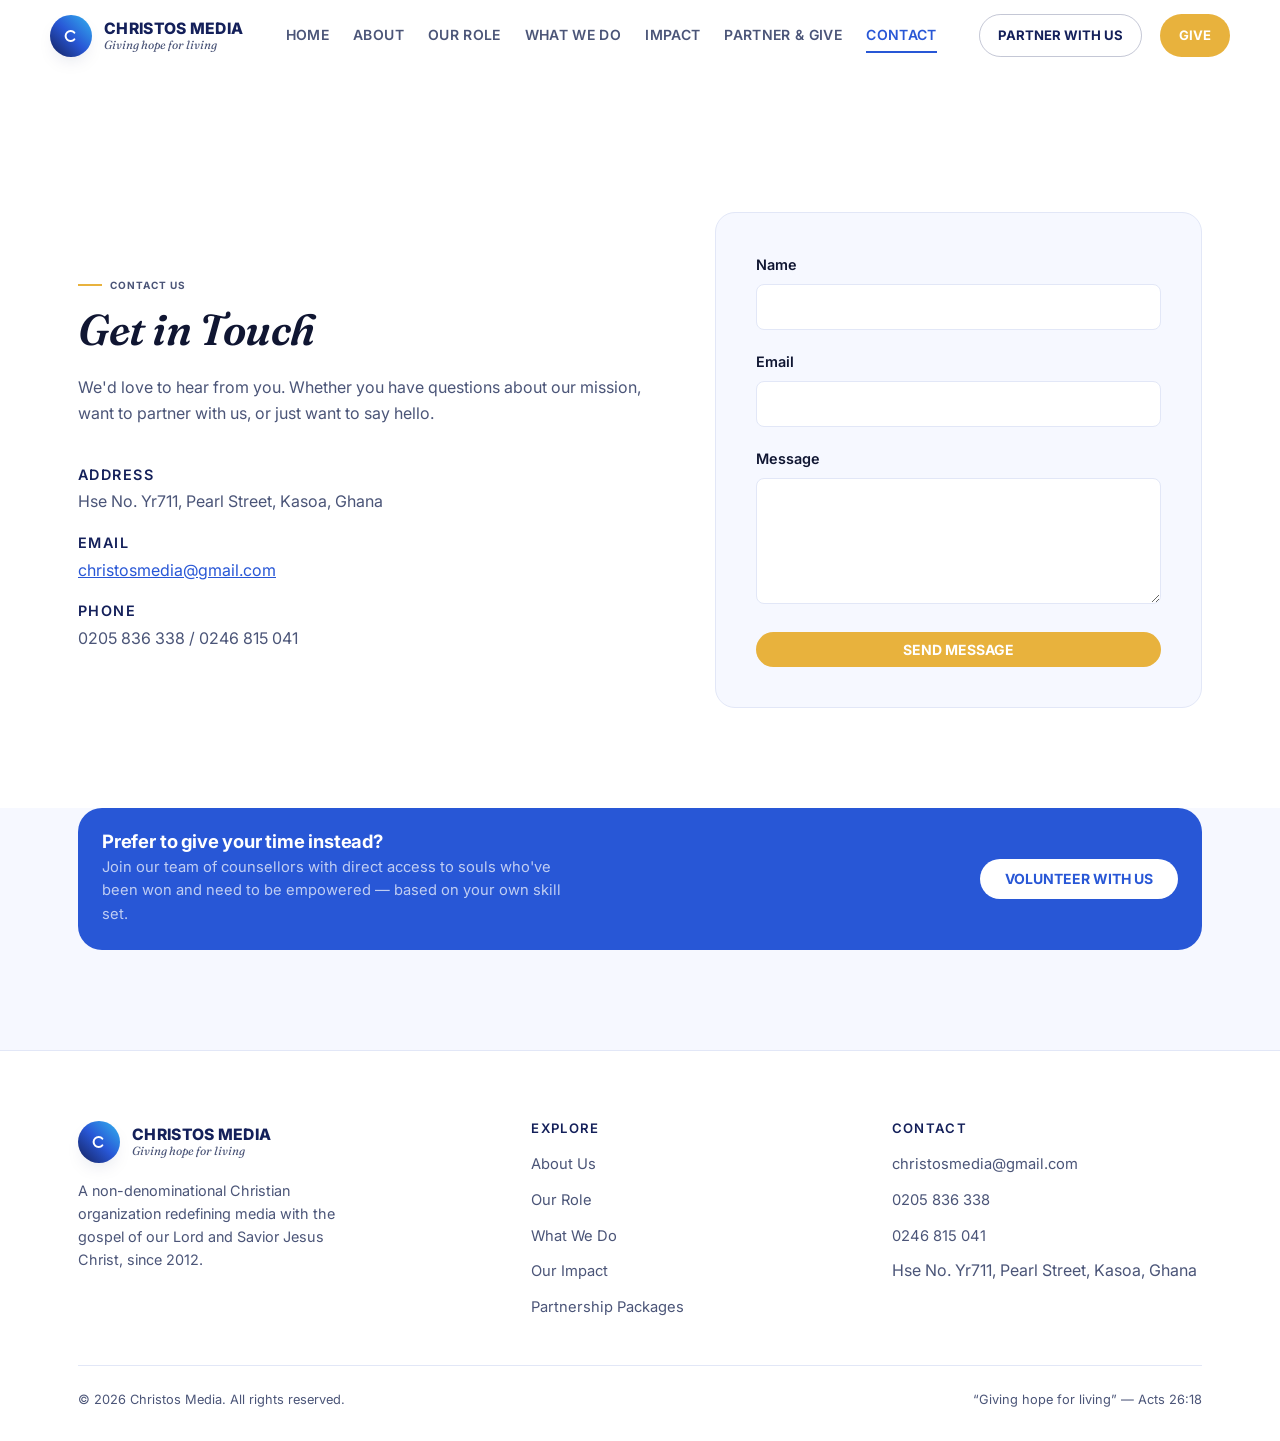
<file: contact.html>
<!DOCTYPE html>
<html lang="en">
<head>
<meta charset="UTF-8">
<meta name="viewport" content="width=device-width, initial-scale=1.0">
<title>Contact | Christos Media</title>
<meta name="description" content="Get in touch with Christos Media. We'd love to hear from you.">
<meta name="theme-color" content="#14205A">
<link rel="icon" href="data:image/svg+xml,%3Csvg xmlns='http://www.w3.org/2000/svg' viewBox='0 0 64 64'%3E%3Ccircle cx='32' cy='32' r='30' fill='%2314205A'/%3E%3Cpath d='M40 20a13 13 0 1 0 0 24' stroke='white' stroke-width='5' fill='none' stroke-linecap='round'/%3E%3C/svg%3E">
<link rel="preconnect" href="https://fonts.googleapis.com">
<link rel="preconnect" href="https://fonts.gstatic.com" crossorigin>
<link href="https://fonts.googleapis.com/css2?family=Fraunces:ital,wght@0,300..700;1,300..700&family=Inter:wght@400;500;600;700;800&display=swap" rel="stylesheet">
<link rel="stylesheet" href="/styles.css">
</head>
<body>

<header id="site-header">
  <div class="container nav-row">
    <a href="/index.html" class="brand">
      <span class="brand-mark"><svg viewBox="0 0 24 24" fill="none"><path d="M16 8a6 6 0 1 0 0 8" stroke="#fff" stroke-width="2.4" stroke-linecap="round"/></svg></span>
      <span class="brand-text"><b>CHRISTOS MEDIA</b><span>Giving hope for living</span></span>
    </a>
    <input type="checkbox" id="nav-toggle">
    <nav class="primary-nav">
      <a href="/index.html">Home</a>
      <a href="/about.html">About</a>
      <a href="/our-role.html">Our Role</a>
      <a href="/what-we-do.html">What We Do</a>
      <a href="/impact.html">Impact</a>
      <a href="/partner.html">Partner & Give</a>
      <a href="/contact.html" aria-current="page">Contact</a>
    </nav>
    <div class="nav-actions">
      <a href="/partner.html" class="btn btn-ghost btn-sm">Partner With Us</a>
      <a href="/partner.html#give" class="btn btn-primary btn-sm">Give</a>
      <label for="nav-toggle" class="hamburger" aria-label="Toggle menu"><span></span></label>
    </div>
  </div>
</header>

<main id="top">
  <section class="contact" style="padding-top: 140px; padding-bottom: 100px;">
    <div class="container about-grid">
      <div class="reveal">
        <span class="eyebrow">Contact Us</span>
        <h1 class="section-title">Get in Touch</h1>
        <p>We'd love to hear from you. Whether you have questions about our mission, want to partner with us, or just want to say hello.</p>
        <div style="margin-top: 40px; display: flex; flex-direction: column; gap: 20px;">
          <div>
            <h4 style="font-family: 'Inter'; font-size: 0.9rem; text-transform: uppercase; letter-spacing: 0.1em; color: var(--navy);">Address</h4>
            <p style="margin: 0;">Hse No. Yr711, Pearl Street, Kasoa, Ghana</p>
          </div>
          <div>
            <h4 style="font-family: 'Inter'; font-size: 0.9rem; text-transform: uppercase; letter-spacing: 0.1em; color: var(--navy);">Email</h4>
            <p style="margin: 0;"><a href="mailto:christosmedia@gmail.com" style="color: var(--blue);">christosmedia@gmail.com</a></p>
          </div>
          <div>
            <h4 style="font-family: 'Inter'; font-size: 0.9rem; text-transform: uppercase; letter-spacing: 0.1em; color: var(--navy);">Phone</h4>
            <p style="margin: 0;">0205 836 338 / 0246 815 041</p>
          </div>
        </div>
      </div>
      
      <div class="reveal" style="background: var(--paper); padding: 40px; border-radius: 20px; border: 1px solid var(--line);">
        <form style="display: flex; flex-direction: column; gap: 20px;" onsubmit="event.preventDefault();">
          <div>
            <label for="name" style="display: block; margin-bottom: 8px; font-weight: 600; font-size: 0.9rem;">Name</label>
            <input type="text" id="name" style="width: 100%; padding: 12px 16px; border-radius: 8px; border: 1px solid var(--line); font-family: 'Inter'; font-size: 1rem;" required>
          </div>
          <div>
            <label for="email" style="display: block; margin-bottom: 8px; font-weight: 600; font-size: 0.9rem;">Email</label>
            <input type="email" id="email" style="width: 100%; padding: 12px 16px; border-radius: 8px; border: 1px solid var(--line); font-family: 'Inter'; font-size: 1rem;" required>
          </div>
          <div>
            <label for="message" style="display: block; margin-bottom: 8px; font-weight: 600; font-size: 0.9rem;">Message</label>
            <textarea id="message" rows="5" style="width: 100%; padding: 12px 16px; border-radius: 8px; border: 1px solid var(--line); font-family: 'Inter'; font-size: 1rem; resize: vertical;" required></textarea>
          </div>
          <button type="submit" class="btn btn-primary" style="width: 100%;">Send Message</button>
        </form>
      </div>
    </div>
  </section>
  
  <section class="steps" style="padding-top: 0; padding-bottom: 100px;">
    <div class="container">
      <div class="volunteer-cta reveal" style="margin-top: 0;">
        <div>
          <h3>Prefer to give your time instead?</h3>
          <p>Join our team of counsellors with direct access to souls who've been won and need to be empowered — based on your own skill set.</p>
        </div>
        <a href="/contact.html" class="btn btn-primary">Volunteer With Us</a>
      </div>
    </div>
  </section>
</main>

<footer id="contact">
  <div class="container">
    <div class="footer-grid">
      <div class="footer-brand reveal">
        <a href="/index.html" class="brand">
          <span class="brand-mark"><svg viewBox="0 0 24 24" fill="none"><path d="M16 8a6 6 0 1 0 0 8" stroke="#fff" stroke-width="2.4" stroke-linecap="round"/></svg></span>
          <span class="brand-text"><b>CHRISTOS MEDIA</b><span>Giving hope for living</span></span>
        </a>
        <p>A non-denominational Christian organization redefining media with the gospel of our Lord and Savior Jesus Christ, since 2012.</p>
      </div>
      <div class="reveal">
        <h4>Explore</h4>
        <ul>
          <li><a href="/about.html">About Us</a></li>
          <li><a href="/our-role.html">Our Role</a></li>
          <li><a href="/what-we-do.html">What We Do</a></li>
          <li><a href="/impact.html">Our Impact</a></li>
          <li><a href="/partner.html">Partnership Packages</a></li>
        </ul>
      </div>
      <div class="reveal">
        <h4>Contact</h4>
        <ul>
          <li><a href="mailto:christosmedia@gmail.com">christosmedia@gmail.com</a></li>
          <li><a href="tel:0205836338">0205 836 338</a></li>
          <li><a href="tel:0246815041">0246 815 041</a></li>
          <li><span>Hse No. Yr711, Pearl Street, Kasoa, Ghana</span></li>
        </ul>
      </div>
    </div>
    <div class="footer-bottom">
      <span>&copy; <span id="year"></span> Christos Media. All rights reserved.</span>
      <span>&ldquo;Giving hope for living&rdquo; — Acts 26:18</span>
    </div>
  </div>
</footer>
<script src="/main.js"></script>
</body>
</html>
</file>
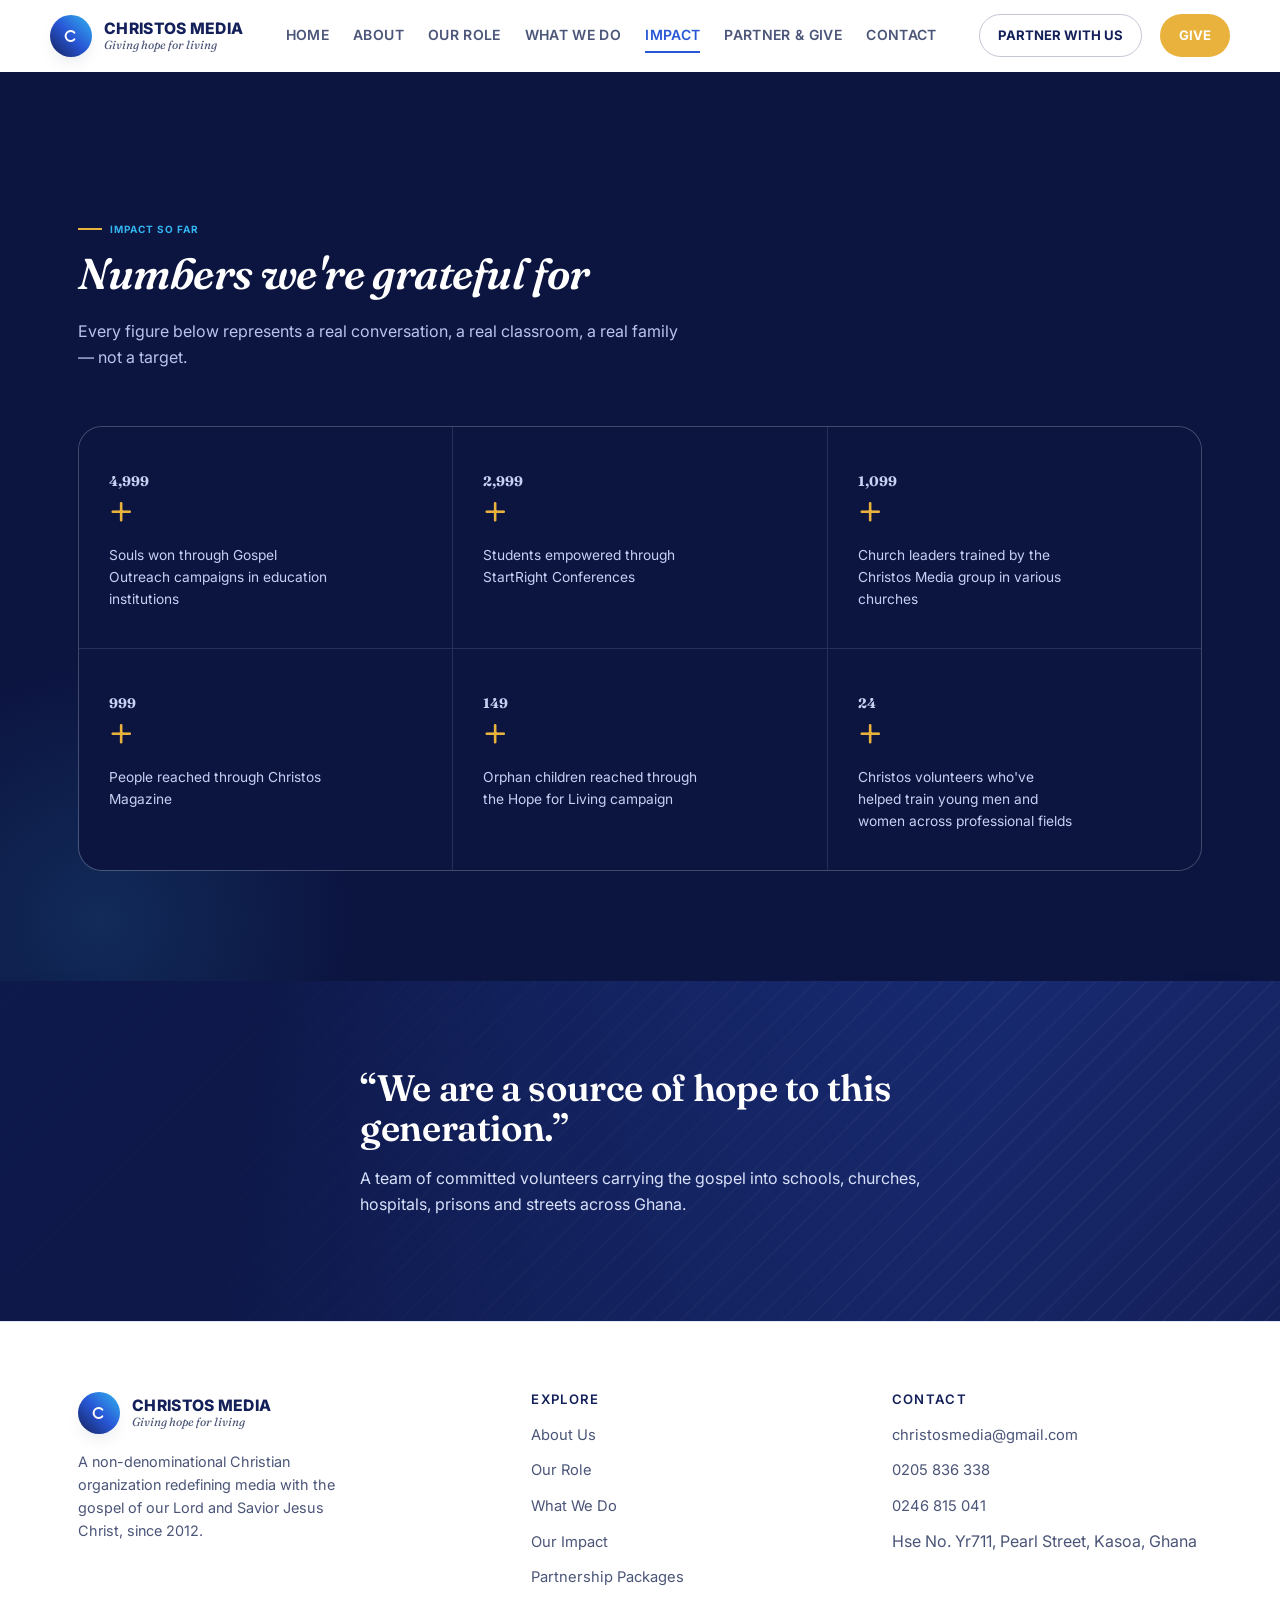
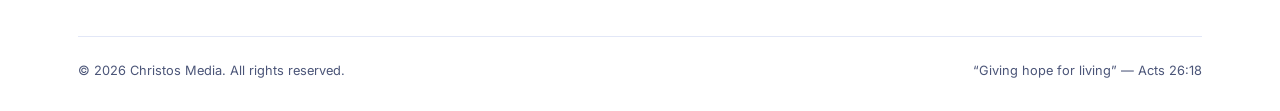
<file: impact.html>
<!DOCTYPE html>
<html lang="en">
<head>
<meta charset="UTF-8">
<meta name="viewport" content="width=device-width, initial-scale=1.0">
<title>Impact | Christos Media</title>
<meta name="description" content="Every figure represents a real conversation, a real classroom, a real family. Explore the impact of Christos Media.">
<meta name="theme-color" content="#14205A">
<link rel="icon" href="data:image/svg+xml,%3Csvg xmlns='http://www.w3.org/2000/svg' viewBox='0 0 64 64'%3E%3Ccircle cx='32' cy='32' r='30' fill='%2314205A'/%3E%3Cpath d='M40 20a13 13 0 1 0 0 24' stroke='white' stroke-width='5' fill='none' stroke-linecap='round'/%3E%3C/svg%3E">
<link rel="preconnect" href="https://fonts.googleapis.com">
<link rel="preconnect" href="https://fonts.gstatic.com" crossorigin>
<link href="https://fonts.googleapis.com/css2?family=Fraunces:ital,wght@0,300..700;1,300..700&family=Inter:wght@400;500;600;700;800&display=swap" rel="stylesheet">
<link rel="stylesheet" href="/styles.css">
</head>
<body>

<header id="site-header">
  <div class="container nav-row">
    <a href="/index.html" class="brand">
      <span class="brand-mark"><svg viewBox="0 0 24 24" fill="none"><path d="M16 8a6 6 0 1 0 0 8" stroke="#fff" stroke-width="2.4" stroke-linecap="round"/></svg></span>
      <span class="brand-text"><b>CHRISTOS MEDIA</b><span>Giving hope for living</span></span>
    </a>
    <input type="checkbox" id="nav-toggle">
    <nav class="primary-nav">
      <a href="/index.html">Home</a>
      <a href="/about.html">About</a>
      <a href="/our-role.html">Our Role</a>
      <a href="/what-we-do.html">What We Do</a>
      <a href="/impact.html" aria-current="page">Impact</a>
      <a href="/partner.html">Partner & Give</a>
      <a href="/contact.html">Contact</a>
    </nav>
    <div class="nav-actions">
      <a href="/partner.html" class="btn btn-ghost btn-sm">Partner With Us</a>
      <a href="/partner.html#give" class="btn btn-primary btn-sm">Give</a>
      <label for="nav-toggle" class="hamburger" aria-label="Toggle menu"><span></span></label>
    </div>
  </div>
</header>

<main id="top">
  <section class="impact" style="padding-top: 140px;">
    <div class="impact-arc" aria-hidden="true"></div>
    <div class="container">
      <div class="impact-head reveal">
        <span class="eyebrow">Impact So Far</span>
        <h1 class="section-title" style="color: #fff;">Numbers we're grateful for</h1>
        <p>Every figure below represents a real conversation, a real classroom, a real family — not a target.</p>
      </div>

      <div class="stat-grid reveal">
        <div class="stat"><b><span class="counter" data-target="5000">0</span>+</b><span>Souls won through Gospel Outreach campaigns in education institutions</span></div>
        <div class="stat"><b><span class="counter" data-target="3000">0</span>+</b><span>Students empowered through StartRight Conferences</span></div>
        <div class="stat"><b><span class="counter" data-target="1100">0</span>+</b><span>Church leaders trained by the Christos Media group in various churches</span></div>
        <div class="stat"><b><span class="counter" data-target="1000">0</span>+</b><span>People reached through Christos Magazine</span></div>
        <div class="stat"><b><span class="counter" data-target="150">0</span>+</b><span>Orphan children reached through the Hope for Living campaign</span></div>
        <div class="stat"><b><span class="counter" data-target="25">0</span>+</b><span>Christos volunteers who've helped train young men and women across professional fields</span></div>
      </div>
    </div>
  </section>

  <!-- ============ BANNER ============ -->
  <section class="banner">
    <div class="photo" id="ph-banner" data-caption="Team photo — Christos Media volunteers"></div>
    <div class="banner-overlay" aria-hidden="true"></div>
    <div class="container banner-content reveal">
      <h2>&ldquo;We are a source of hope to this generation.&rdquo;</h2>
      <p>A team of committed volunteers carrying the gospel into schools, churches, hospitals, prisons and streets across Ghana.</p>
    </div>
  </section>
</main>

<footer id="contact">
  <div class="container">
    <div class="footer-grid">
      <div class="footer-brand reveal">
        <a href="/index.html" class="brand">
          <span class="brand-mark"><svg viewBox="0 0 24 24" fill="none"><path d="M16 8a6 6 0 1 0 0 8" stroke="#fff" stroke-width="2.4" stroke-linecap="round"/></svg></span>
          <span class="brand-text"><b>CHRISTOS MEDIA</b><span>Giving hope for living</span></span>
        </a>
        <p>A non-denominational Christian organization redefining media with the gospel of our Lord and Savior Jesus Christ, since 2012.</p>
      </div>
      <div class="reveal">
        <h4>Explore</h4>
        <ul>
          <li><a href="/about.html">About Us</a></li>
          <li><a href="/our-role.html">Our Role</a></li>
          <li><a href="/what-we-do.html">What We Do</a></li>
          <li><a href="/impact.html">Our Impact</a></li>
          <li><a href="/partner.html">Partnership Packages</a></li>
        </ul>
      </div>
      <div class="reveal">
        <h4>Contact</h4>
        <ul>
          <li><a href="mailto:christosmedia@gmail.com">christosmedia@gmail.com</a></li>
          <li><a href="tel:0205836338">0205 836 338</a></li>
          <li><a href="tel:0246815041">0246 815 041</a></li>
          <li><span>Hse No. Yr711, Pearl Street, Kasoa, Ghana</span></li>
        </ul>
      </div>
    </div>
    <div class="footer-bottom">
      <span>&copy; <span id="year"></span> Christos Media. All rights reserved.</span>
      <span>&ldquo;Giving hope for living&rdquo; — Acts 26:18</span>
    </div>
  </div>
</footer>
<script src="/main.js"></script>
</body>
</html>
</file>
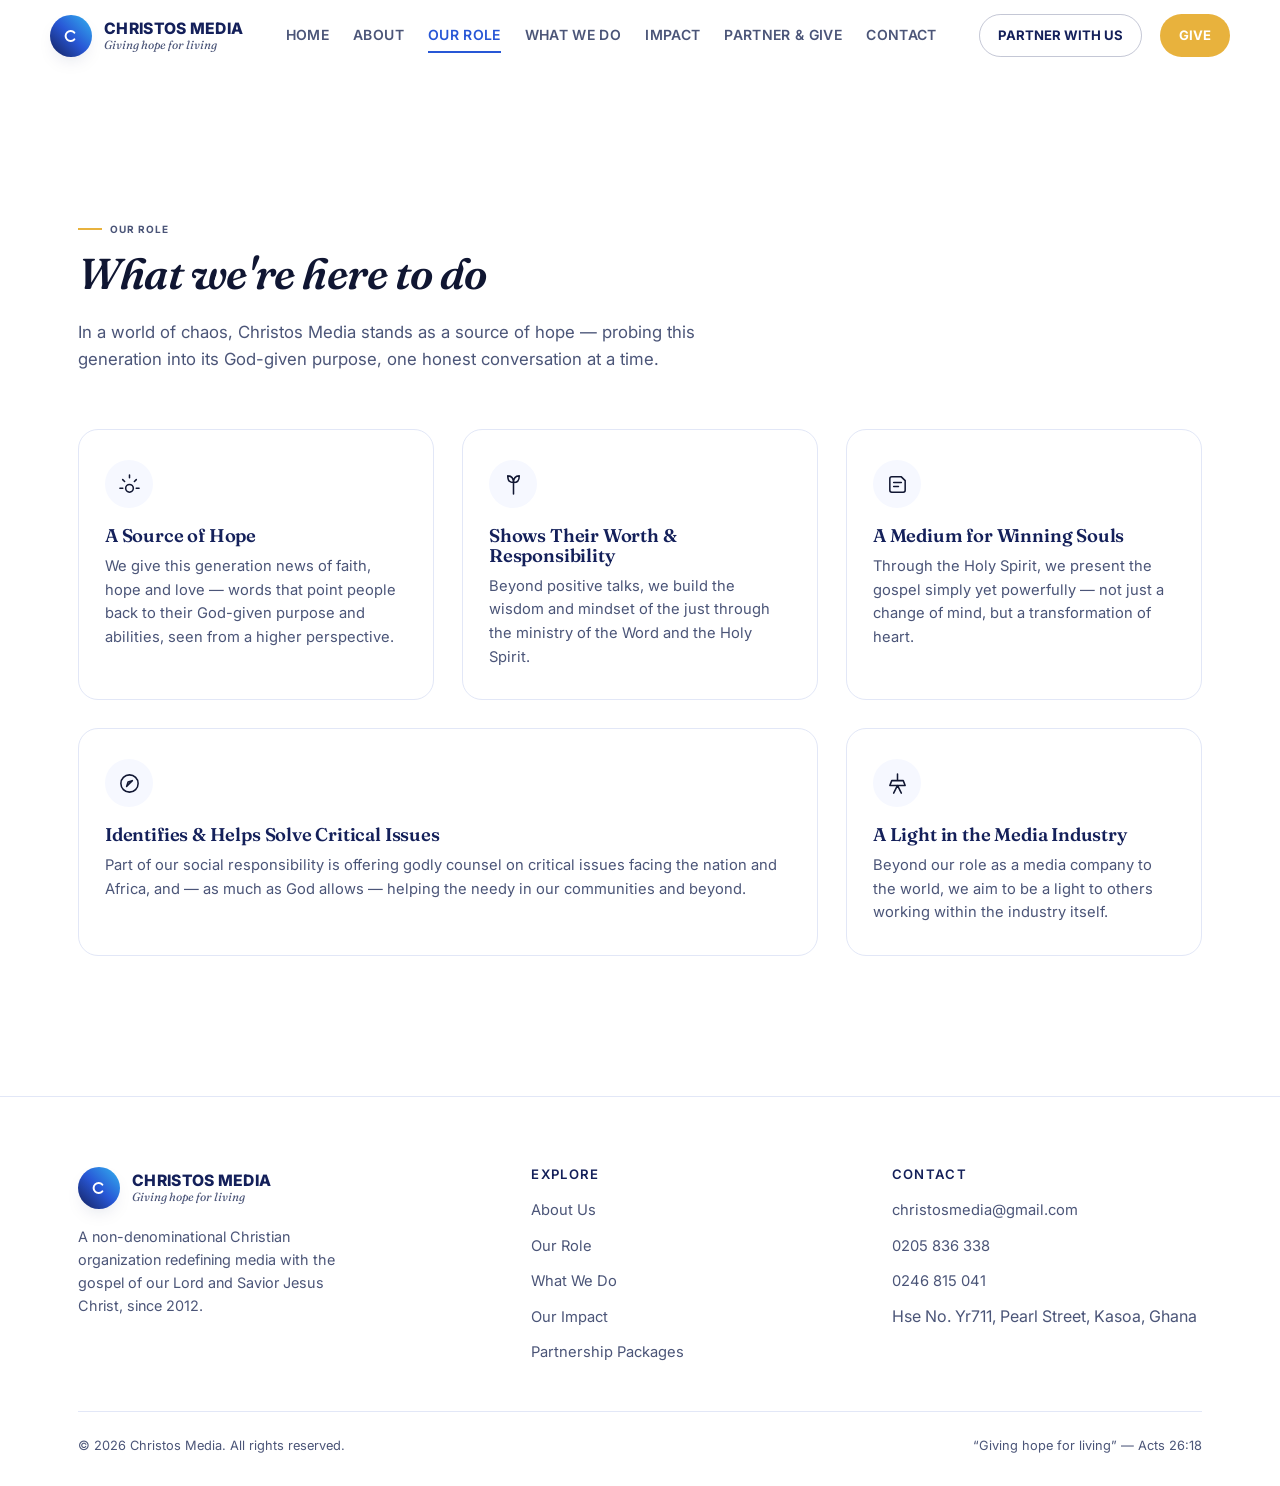
<file: our-role.html>
<!DOCTYPE html>
<html lang="en">
<head>
<meta charset="UTF-8">
<meta name="viewport" content="width=device-width, initial-scale=1.0">
<title>Our Role | Christos Media</title>
<meta name="description" content="Christos Media stands as a source of hope — probing this generation into its God-given purpose, one honest conversation at a time.">
<meta name="theme-color" content="#14205A">
<link rel="icon" href="data:image/svg+xml,%3Csvg xmlns='http://www.w3.org/2000/svg' viewBox='0 0 64 64'%3E%3Ccircle cx='32' cy='32' r='30' fill='%2314205A'/%3E%3Cpath d='M40 20a13 13 0 1 0 0 24' stroke='white' stroke-width='5' fill='none' stroke-linecap='round'/%3E%3C/svg%3E">
<link rel="preconnect" href="https://fonts.googleapis.com">
<link rel="preconnect" href="https://fonts.gstatic.com" crossorigin>
<link href="https://fonts.googleapis.com/css2?family=Fraunces:ital,wght@0,300..700;1,300..700&family=Inter:wght@400;500;600;700;800&display=swap" rel="stylesheet">
<link rel="stylesheet" href="/styles.css">
</head>
<body>

<header id="site-header">
  <div class="container nav-row">
    <a href="/index.html" class="brand">
      <span class="brand-mark"><svg viewBox="0 0 24 24" fill="none"><path d="M16 8a6 6 0 1 0 0 8" stroke="#fff" stroke-width="2.4" stroke-linecap="round"/></svg></span>
      <span class="brand-text"><b>CHRISTOS MEDIA</b><span>Giving hope for living</span></span>
    </a>
    <input type="checkbox" id="nav-toggle">
    <nav class="primary-nav">
      <a href="/index.html">Home</a>
      <a href="/about.html">About</a>
      <a href="/our-role.html" aria-current="page">Our Role</a>
      <a href="/what-we-do.html">What We Do</a>
      <a href="/impact.html">Impact</a>
      <a href="/partner.html">Partner & Give</a>
      <a href="/contact.html">Contact</a>
    </nav>
    <div class="nav-actions">
      <a href="/partner.html" class="btn btn-ghost btn-sm">Partner With Us</a>
      <a href="/partner.html#give" class="btn btn-primary btn-sm">Give</a>
      <label for="nav-toggle" class="hamburger" aria-label="Toggle menu"><span></span></label>
    </div>
  </div>
</header>

<main id="top">
  <section class="role" style="padding-top: 140px; padding-bottom: 140px;">
    <div class="container">
      <div class="role-head reveal">
        <span class="eyebrow">Our Role</span>
        <h1 class="section-title">What we're here to do</h1>
        <p class="section-lede">In a world of chaos, Christos Media stands as a source of hope — probing this generation into its God-given purpose, one honest conversation at a time.</p>
      </div>

      <div class="role-grid">
        <div class="role-card reveal">
          <span class="role-icon"><svg viewBox="0 0 24 24" fill="none"><circle cx="12" cy="16" r="4" stroke="currentColor" stroke-width="1.6"/><path d="M12 2v3M4.9 6.9l2 2M19.1 6.9l-2 2M2 16h3M19 16h3" stroke="currentColor" stroke-width="1.6" stroke-linecap="round"/></svg></span>
          <h3>A Source of Hope</h3>
          <p>We give this generation news of faith, hope and love — words that point people back to their God-given purpose and abilities, seen from a higher perspective.</p>
        </div>
        <div class="role-card reveal">
          <span class="role-icon"><svg viewBox="0 0 24 24" fill="none"><path d="M12 22V10M12 10C8 10 6 7 6 3c4 0 6 2 6 7Zm0 0c0-5 2-7 6-7 0 4-2 7-6 7Z" stroke="currentColor" stroke-width="1.6" stroke-linecap="round" stroke-linejoin="round"/></svg></span>
          <h3>Shows Their Worth &amp; Responsibility</h3>
          <p>Beyond positive talks, we build the wisdom and mindset of the just through the ministry of the Word and the Holy Spirit.</p>
        </div>
        <div class="role-card reveal">
          <span class="role-icon"><svg viewBox="0 0 24 24" fill="none"><path d="M4 6c0-1.1.9-2 2-2h10l4 4v10a2 2 0 0 1-2 2H6a2 2 0 0 1-2-2V6Z" stroke="currentColor" stroke-width="1.6" stroke-linejoin="round"/><path d="M8 10h8M8 14h5" stroke="currentColor" stroke-width="1.6" stroke-linecap="round"/></svg></span>
          <h3>A Medium for Winning Souls</h3>
          <p>Through the Holy Spirit, we present the gospel simply yet powerfully — not just a change of mind, but a transformation of heart.</p>
        </div>
        <div class="role-card wide reveal">
          <span class="role-icon"><svg viewBox="0 0 24 24" fill="none"><circle cx="12" cy="12" r="9" stroke="currentColor" stroke-width="1.6"/><path d="M15 9l-3.5 3.5L9 15l1.5-4.5L15 9Z" stroke="currentColor" stroke-width="1.6" stroke-linejoin="round"/></svg></span>
          <h3>Identifies &amp; Helps Solve Critical Issues</h3>
          <p>Part of our social responsibility is offering godly counsel on critical issues facing the nation and Africa, and — as much as God allows — helping the needy in our communities and beyond.</p>
        </div>
        <div class="role-card reveal">
          <span class="role-icon"><svg viewBox="0 0 24 24" fill="none"><path d="M12 2v6M8 22l4-8 4 8M6 9h12l2 5H4l2-5Z" stroke="currentColor" stroke-width="1.6" stroke-linecap="round" stroke-linejoin="round"/></svg></span>
          <h3>A Light in the Media Industry</h3>
          <p>Beyond our role as a media company to the world, we aim to be a light to others working within the industry itself.</p>
        </div>
      </div>
    </div>
  </section>
</main>

<footer id="contact">
  <div class="container">
    <div class="footer-grid">
      <div class="footer-brand reveal">
        <a href="/index.html" class="brand">
          <span class="brand-mark"><svg viewBox="0 0 24 24" fill="none"><path d="M16 8a6 6 0 1 0 0 8" stroke="#fff" stroke-width="2.4" stroke-linecap="round"/></svg></span>
          <span class="brand-text"><b>CHRISTOS MEDIA</b><span>Giving hope for living</span></span>
        </a>
        <p>A non-denominational Christian organization redefining media with the gospel of our Lord and Savior Jesus Christ, since 2012.</p>
      </div>
      <div class="reveal">
        <h4>Explore</h4>
        <ul>
          <li><a href="/about.html">About Us</a></li>
          <li><a href="/our-role.html">Our Role</a></li>
          <li><a href="/what-we-do.html">What We Do</a></li>
          <li><a href="/impact.html">Our Impact</a></li>
          <li><a href="/partner.html">Partnership Packages</a></li>
        </ul>
      </div>
      <div class="reveal">
        <h4>Contact</h4>
        <ul>
          <li><a href="mailto:christosmedia@gmail.com">christosmedia@gmail.com</a></li>
          <li><a href="tel:0205836338">0205 836 338</a></li>
          <li><a href="tel:0246815041">0246 815 041</a></li>
          <li><span>Hse No. Yr711, Pearl Street, Kasoa, Ghana</span></li>
        </ul>
      </div>
    </div>
    <div class="footer-bottom">
      <span>&copy; <span id="year"></span> Christos Media. All rights reserved.</span>
      <span>&ldquo;Giving hope for living&rdquo; — Acts 26:18</span>
    </div>
  </div>
</footer>
<script src="/main.js"></script>
</body>
</html>
</file>
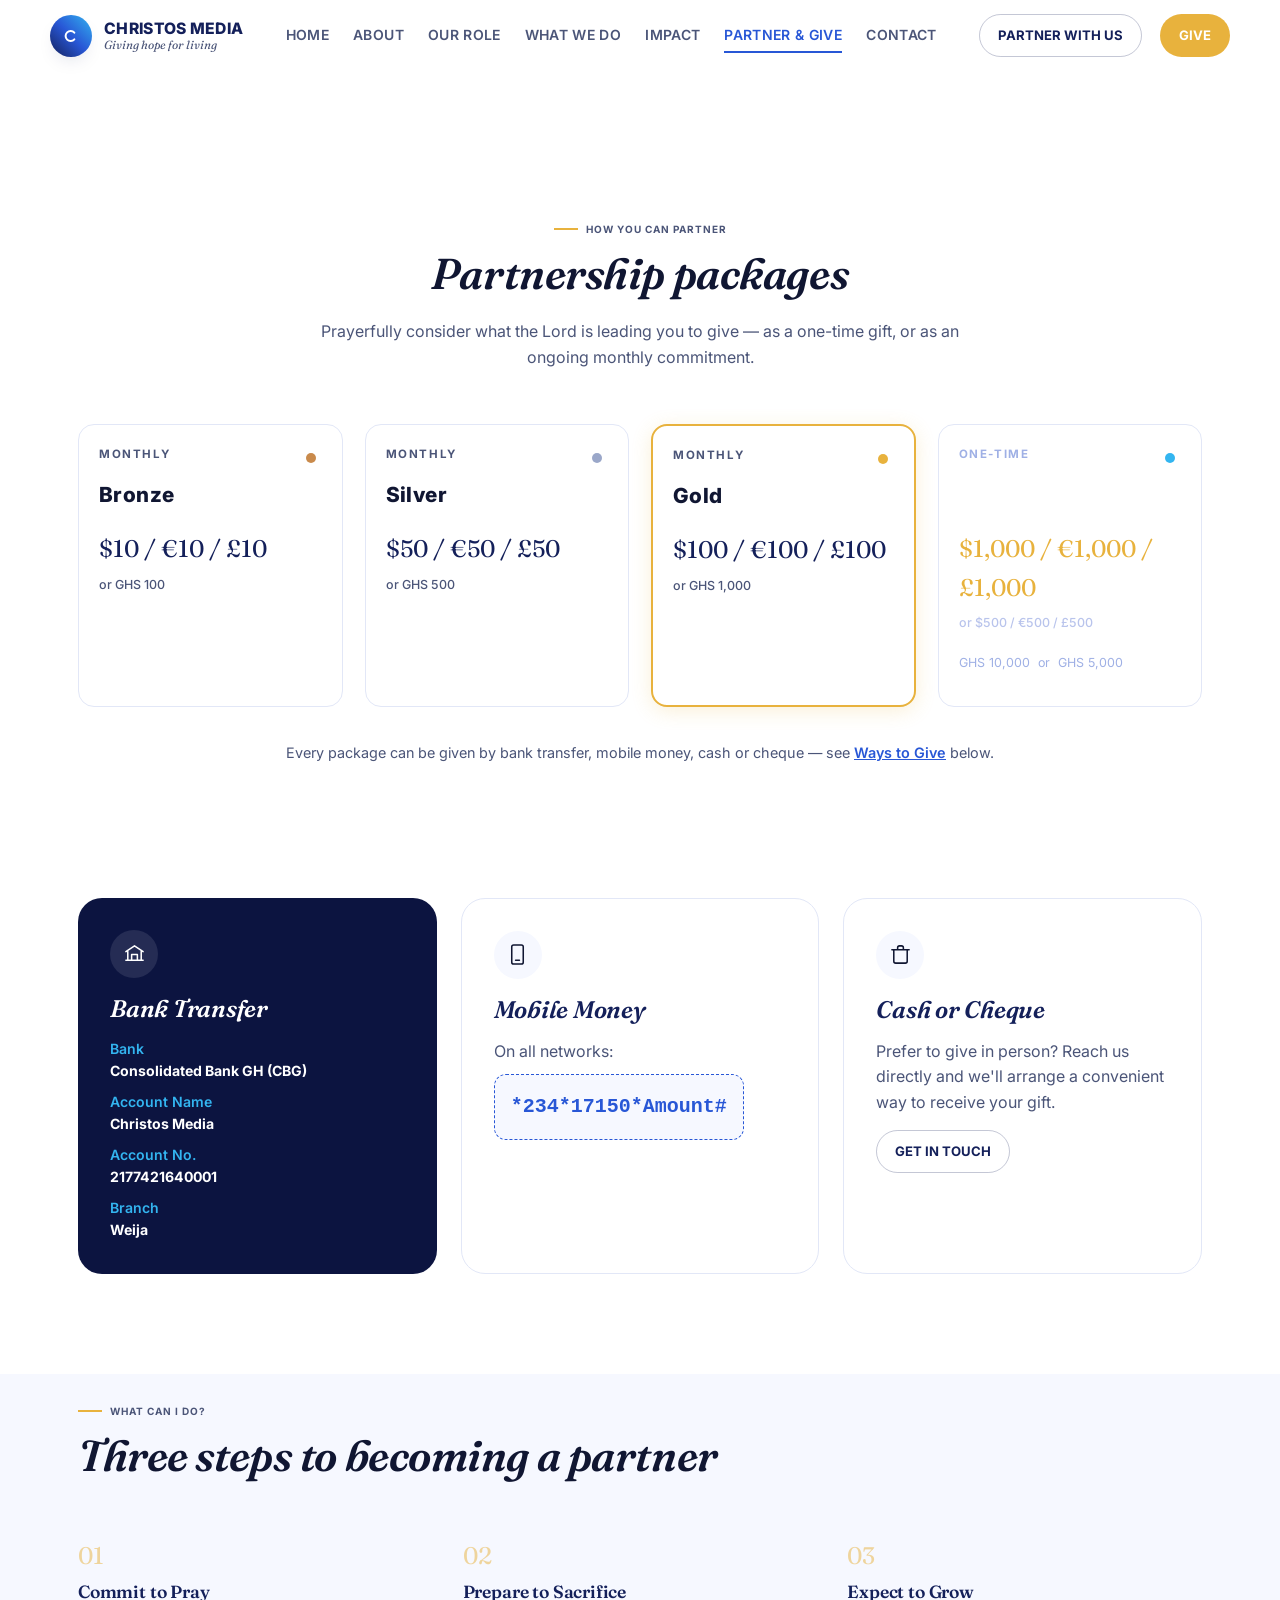
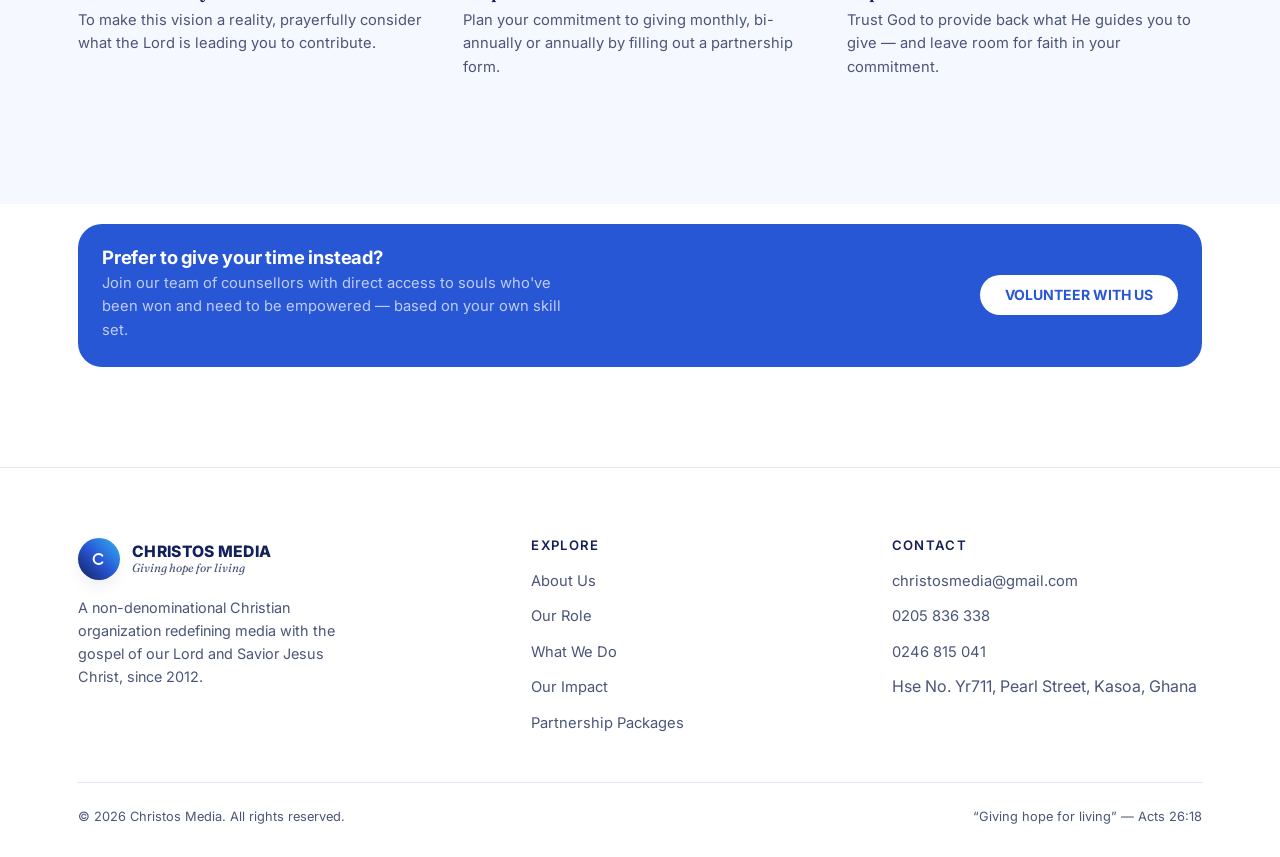
<file: partner.html>
<!DOCTYPE html>
<html lang="en">
<head>
<meta charset="UTF-8">
<meta name="viewport" content="width=device-width, initial-scale=1.0">
<title>Partner & Give | Christos Media</title>
<meta name="description" content="Partner with Christos Media to give hope for living. Explore our partnership packages, ways to give, and volunteer opportunities.">
<meta name="theme-color" content="#14205A">
<link rel="icon" href="data:image/svg+xml,%3Csvg xmlns='http://www.w3.org/2000/svg' viewBox='0 0 64 64'%3E%3Ccircle cx='32' cy='32' r='30' fill='%2314205A'/%3E%3Cpath d='M40 20a13 13 0 1 0 0 24' stroke='white' stroke-width='5' fill='none' stroke-linecap='round'/%3E%3C/svg%3E">
<link rel="preconnect" href="https://fonts.googleapis.com">
<link rel="preconnect" href="https://fonts.gstatic.com" crossorigin>
<link href="https://fonts.googleapis.com/css2?family=Fraunces:ital,wght@0,300..700;1,300..700&family=Inter:wght@400;500;600;700;800&display=swap" rel="stylesheet">
<link rel="stylesheet" href="/styles.css">
</head>
<body>

<header id="site-header">
  <div class="container nav-row">
    <a href="/index.html" class="brand">
      <span class="brand-mark"><svg viewBox="0 0 24 24" fill="none"><path d="M16 8a6 6 0 1 0 0 8" stroke="#fff" stroke-width="2.4" stroke-linecap="round"/></svg></span>
      <span class="brand-text"><b>CHRISTOS MEDIA</b><span>Giving hope for living</span></span>
    </a>
    <input type="checkbox" id="nav-toggle">
    <nav class="primary-nav">
      <a href="/index.html">Home</a>
      <a href="/about.html">About</a>
      <a href="/our-role.html">Our Role</a>
      <a href="/what-we-do.html">What We Do</a>
      <a href="/impact.html">Impact</a>
      <a href="/partner.html" aria-current="page">Partner & Give</a>
      <a href="/contact.html">Contact</a>
    </nav>
    <div class="nav-actions">
      <a href="/partner.html" class="btn btn-ghost btn-sm">Partner With Us</a>
      <a href="/partner.html#give" class="btn btn-primary btn-sm">Give</a>
      <label for="nav-toggle" class="hamburger" aria-label="Toggle menu"><span></span></label>
    </div>
  </div>
</header>

<main id="top">
  <!-- ============ PARTNERSHIP PACKAGES ============ -->
  <section class="partner" style="padding-top: 140px;" id="partner">
    <div class="container">
      <div class="partner-head reveal">
        <span class="eyebrow">How You Can Partner</span>
        <h1 class="section-title">Partnership packages</h1>
        <p>Prayerfully consider what the Lord is leading you to give — as a one-time gift, or as an ongoing monthly commitment.</p>
      </div>

      <div class="tier-grid">
        <div class="tier tier-bronze reveal">
          <span class="dot" aria-hidden="true"></span>
          <span class="cadence">Monthly</span>
          <h3>Bronze</h3>
          <p class="amount">$10 / €10 / £10<small>or GHS 100</small></p>
        </div>
        <div class="tier tier-silver reveal">
          <span class="dot" aria-hidden="true"></span>
          <span class="cadence">Monthly</span>
          <h3>Silver</h3>
          <p class="amount">$50 / €50 / £50<small>or GHS 500</small></p>
        </div>
        <div class="tier tier-gold reveal">
          <span class="dot" aria-hidden="true"></span>
          <span class="cadence">Monthly</span>
          <h3>Gold</h3>
          <p class="amount">$100 / €100 / £100<small>or GHS 1,000</small></p>
        </div>
        <div class="tier tier-platinum reveal">
          <span class="dot" aria-hidden="true"></span>
          <span class="cadence">One-time</span>
          <h3>Platinum</h3>
          <p class="amount">$1,000 / €1,000 / £1,000<small>or $500 / €500 / £500</small></p>
          <p class="or">GHS 10,000 &nbsp;or&nbsp; GHS 5,000</p>
        </div>
      </div>

      <p class="partner-note">Every package can be given by bank transfer, mobile money, cash or cheque — see <a href="#give">Ways to Give</a> below.</p>
    </div>
  </section>

  <!-- ============ WAYS TO GIVE ============ -->
  <section class="give" id="give">
    <div class="container">
      <div class="give-grid">
        <div class="give-card reveal">
          <span class="role-icon"><svg viewBox="0 0 24 24" fill="none"><path d="M3 10l9-6 9 6M5 10v9M19 10v9M9 19v-6h6v6M3 19h18" stroke="currentColor" stroke-width="1.6" stroke-linecap="round" stroke-linejoin="round"/></svg></span>
          <h3>Bank Transfer</h3>
          <dl>
            <dt>Bank</dt><dd>Consolidated Bank GH (CBG)</dd>
            <dt>Account Name</dt><dd>Christos Media</dd>
            <dt>Account No.</dt><dd>2177421640001</dd>
            <dt>Branch</dt><dd>Weija</dd>
          </dl>
        </div>
        <div class="give-card reveal">
          <span class="role-icon"><svg viewBox="0 0 24 24" fill="none"><rect x="6" y="2" width="12" height="20" rx="2" stroke="currentColor" stroke-width="1.6"/><path d="M10 18h4" stroke="currentColor" stroke-width="1.6" stroke-linecap="round"/></svg></span>
          <h3>Mobile Money</h3>
          <p style="margin:0 0 4px;">On all networks:</p>
          <code>*234*17150*Amount#</code>
        </div>
        <div class="give-card reveal">
          <span class="role-icon"><svg viewBox="0 0 24 24" fill="none"><path d="M3 7h18M5 7v12a2 2 0 0 0 2 2h10a2 2 0 0 0 2-2V7M9 7V5a2 2 0 0 1 2-2h2a2 2 0 0 1 2 2v2" stroke="currentColor" stroke-width="1.6" stroke-linecap="round" stroke-linejoin="round"/></svg></span>
          <h3>Cash or Cheque</h3>
          <p style="margin-bottom:0;">Prefer to give in person? Reach us directly and we'll arrange a convenient way to receive your gift.</p>
          <a href="/contact.html" class="btn btn-ghost btn-sm" style="margin-top:14px;">Get in touch</a>
        </div>
      </div>
    </div>
  </section>

  <!-- ============ STEPS / HOW YOU CAN PARTNER ============ -->
  <section class="steps">
    <div class="container">
      <div class="role-head reveal">
        <span class="eyebrow">What Can I Do?</span>
        <h2 class="section-title">Three steps to becoming a partner</h2>
      </div>

      <div class="steps-grid">
        <div class="step reveal">
          <span class="step-num">01</span>
          <h3>Commit to Pray</h3>
          <p>To make this vision a reality, prayerfully consider what the Lord is leading you to contribute.</p>
        </div>
        <div class="step reveal">
          <span class="step-num">02</span>
          <h3>Prepare to Sacrifice</h3>
          <p>Plan your commitment to giving monthly, bi-annually or annually by filling out a partnership form.</p>
        </div>
        <div class="step reveal">
          <span class="step-num">03</span>
          <h3>Expect to Grow</h3>
          <p>Trust God to provide back what He guides you to give — and leave room for faith in your commitment.</p>
        </div>
      </div>

    </div>
  </section>

  <!-- ============ VOLUNTEER ============ -->
  <section class="volunteer" style="padding-top: 20px; padding-bottom: 100px;">
    <div class="container">
      <div class="volunteer-cta reveal" style="margin-top: 0;">
        <div>
          <h3>Prefer to give your time instead?</h3>
          <p>Join our team of counsellors with direct access to souls who've been won and need to be empowered — based on your own skill set.</p>
        </div>
        <a href="/contact.html" class="btn btn-primary" style="white-space: nowrap;">Volunteer With Us</a>
      </div>
    </div>
  </section>
</main>

<footer id="contact">
  <div class="container">
    <div class="footer-grid">
      <div class="footer-brand reveal">
        <a href="/index.html" class="brand">
          <span class="brand-mark"><svg viewBox="0 0 24 24" fill="none"><path d="M16 8a6 6 0 1 0 0 8" stroke="#fff" stroke-width="2.4" stroke-linecap="round"/></svg></span>
          <span class="brand-text"><b>CHRISTOS MEDIA</b><span>Giving hope for living</span></span>
        </a>
        <p>A non-denominational Christian organization redefining media with the gospel of our Lord and Savior Jesus Christ, since 2012.</p>
      </div>
      <div class="reveal">
        <h4>Explore</h4>
        <ul>
          <li><a href="/about.html">About Us</a></li>
          <li><a href="/our-role.html">Our Role</a></li>
          <li><a href="/what-we-do.html">What We Do</a></li>
          <li><a href="/impact.html">Our Impact</a></li>
          <li><a href="/partner.html">Partnership Packages</a></li>
        </ul>
      </div>
      <div class="reveal">
        <h4>Contact</h4>
        <ul>
          <li><a href="mailto:christosmedia@gmail.com">christosmedia@gmail.com</a></li>
          <li><a href="tel:0205836338">0205 836 338</a></li>
          <li><a href="tel:0246815041">0246 815 041</a></li>
          <li><span>Hse No. Yr711, Pearl Street, Kasoa, Ghana</span></li>
        </ul>
      </div>
    </div>
    <div class="footer-bottom">
      <span>&copy; <span id="year"></span> Christos Media. All rights reserved.</span>
      <span>&ldquo;Giving hope for living&rdquo; — Acts 26:18</span>
    </div>
  </div>
</footer>
<script src="/main.js"></script>
</body>
</html>
</file>
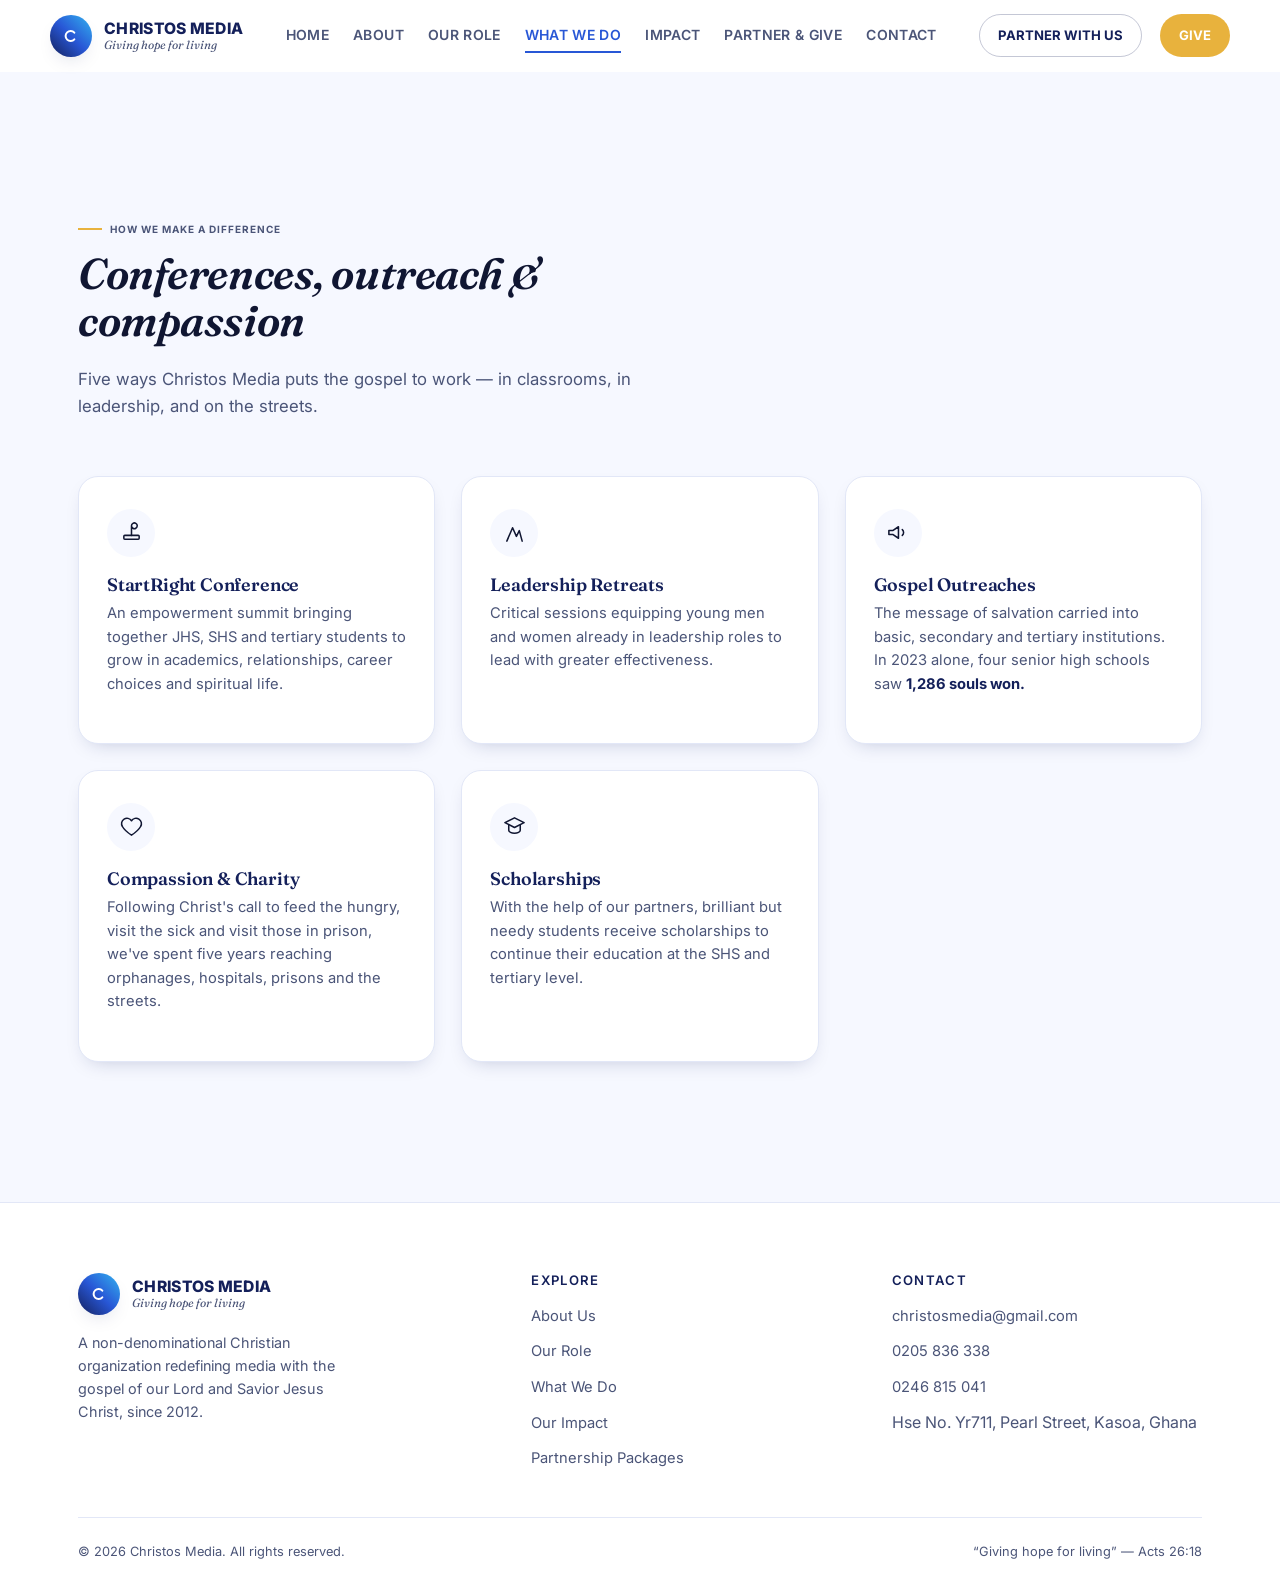
<file: what-we-do.html>
<!DOCTYPE html>
<html lang="en">
<head>
<meta charset="UTF-8">
<meta name="viewport" content="width=device-width, initial-scale=1.0">
<title>What We Do | Christos Media</title>
<meta name="description" content="Five ways Christos Media puts the gospel to work — in classrooms, in leadership, and on the streets.">
<meta name="theme-color" content="#14205A">
<link rel="icon" href="data:image/svg+xml,%3Csvg xmlns='http://www.w3.org/2000/svg' viewBox='0 0 64 64'%3E%3Ccircle cx='32' cy='32' r='30' fill='%2314205A'/%3E%3Cpath d='M40 20a13 13 0 1 0 0 24' stroke='white' stroke-width='5' fill='none' stroke-linecap='round'/%3E%3C/svg%3E">
<link rel="preconnect" href="https://fonts.googleapis.com">
<link rel="preconnect" href="https://fonts.gstatic.com" crossorigin>
<link href="https://fonts.googleapis.com/css2?family=Fraunces:ital,wght@0,300..700;1,300..700&family=Inter:wght@400;500;600;700;800&display=swap" rel="stylesheet">
<link rel="stylesheet" href="/styles.css">
</head>
<body>

<header id="site-header">
  <div class="container nav-row">
    <a href="/index.html" class="brand">
      <span class="brand-mark"><svg viewBox="0 0 24 24" fill="none"><path d="M16 8a6 6 0 1 0 0 8" stroke="#fff" stroke-width="2.4" stroke-linecap="round"/></svg></span>
      <span class="brand-text"><b>CHRISTOS MEDIA</b><span>Giving hope for living</span></span>
    </a>
    <input type="checkbox" id="nav-toggle">
    <nav class="primary-nav">
      <a href="/index.html">Home</a>
      <a href="/about.html">About</a>
      <a href="/our-role.html">Our Role</a>
      <a href="/what-we-do.html" aria-current="page">What We Do</a>
      <a href="/impact.html">Impact</a>
      <a href="/partner.html">Partner & Give</a>
      <a href="/contact.html">Contact</a>
    </nav>
    <div class="nav-actions">
      <a href="/partner.html" class="btn btn-ghost btn-sm">Partner With Us</a>
      <a href="/partner.html#give" class="btn btn-primary btn-sm">Give</a>
      <label for="nav-toggle" class="hamburger" aria-label="Toggle menu"><span></span></label>
    </div>
  </div>
</header>

<main id="top">
  <section class="programs" style="padding-top: 140px; padding-bottom: 140px;">
    <div class="container">
      <div class="role-head reveal">
        <span class="eyebrow">How We Make a Difference</span>
        <h1 class="section-title">Conferences, outreach &amp; compassion</h1>
        <p class="section-lede">Five ways Christos Media puts the gospel to work — in classrooms, in leadership, and on the streets.</p>
      </div>

      <div class="program-grid">
        <div class="program-card reveal">
          <span class="role-icon"><svg viewBox="0 0 24 24" fill="none"><rect x="4" y="15" width="16" height="4" rx="1" stroke="currentColor" stroke-width="1.6"/><path d="M12 15V5m0 0a3 3 0 1 0 0-.001" stroke="currentColor" stroke-width="1.6" stroke-linecap="round"/></svg></span>
          <h3>StartRight Conference</h3>
          <p>An empowerment summit bringing together JHS, SHS and tertiary students to grow in academics, relationships, career choices and spiritual life.</p>
        </div>
        <div class="program-card reveal">
          <span class="role-icon"><svg viewBox="0 0 24 24" fill="none"><path d="M4 21l6-14 4 9 3-6 3 11" stroke="currentColor" stroke-width="1.6" stroke-linejoin="round" stroke-linecap="round"/></svg></span>
          <h3>Leadership Retreats</h3>
          <p>Critical sessions equipping young men and women already in leadership roles to lead with greater effectiveness.</p>
        </div>
        <div class="program-card reveal">
          <span class="role-icon"><svg viewBox="0 0 24 24" fill="none"><path d="M3 10v4h4l6 4V6l-6 4H3Z" stroke="currentColor" stroke-width="1.6" stroke-linejoin="round"/><path d="M17 9a4 4 0 0 1 0 6" stroke="currentColor" stroke-width="1.6" stroke-linecap="round"/></svg></span>
          <h3>Gospel Outreaches</h3>
          <p>The message of salvation carried into basic, secondary and tertiary institutions. In 2023 alone, four senior high schools saw <strong style="color:var(--navy)">1,286 souls won.</strong></p>
        </div>
        <div class="program-card reveal">
          <span class="role-icon"><svg viewBox="0 0 24 24" fill="none"><path d="M12 21s-7-4.5-9.5-9A5 5 0 0 1 12 6a5 5 0 0 1 9.5 6c-2.5 4.5-9.5 9-9.5 9Z" stroke="currentColor" stroke-width="1.6" stroke-linejoin="round"/></svg></span>
          <h3>Compassion &amp; Charity</h3>
          <p>Following Christ's call to feed the hungry, visit the sick and visit those in prison, we've spent five years reaching orphanages, hospitals, prisons and the streets.</p>
        </div>
        <div class="program-card reveal">
          <span class="role-icon"><svg viewBox="0 0 24 24" fill="none"><path d="M2 8l10-5 10 5-10 5-10-5Z" stroke="currentColor" stroke-width="1.6" stroke-linejoin="round"/><path d="M6 11v5c0 1.5 2.7 3 6 3s6-1.5 6-3v-5" stroke="currentColor" stroke-width="1.6" stroke-linecap="round"/></svg></span>
          <h3>Scholarships</h3>
          <p>With the help of our partners, brilliant but needy students receive scholarships to continue their education at the SHS and tertiary level.</p>
        </div>
      </div>
    </div>
  </section>
</main>

<footer id="contact">
  <div class="container">
    <div class="footer-grid">
      <div class="footer-brand reveal">
        <a href="/index.html" class="brand">
          <span class="brand-mark"><svg viewBox="0 0 24 24" fill="none"><path d="M16 8a6 6 0 1 0 0 8" stroke="#fff" stroke-width="2.4" stroke-linecap="round"/></svg></span>
          <span class="brand-text"><b>CHRISTOS MEDIA</b><span>Giving hope for living</span></span>
        </a>
        <p>A non-denominational Christian organization redefining media with the gospel of our Lord and Savior Jesus Christ, since 2012.</p>
      </div>
      <div class="reveal">
        <h4>Explore</h4>
        <ul>
          <li><a href="/about.html">About Us</a></li>
          <li><a href="/our-role.html">Our Role</a></li>
          <li><a href="/what-we-do.html">What We Do</a></li>
          <li><a href="/impact.html">Our Impact</a></li>
          <li><a href="/partner.html">Partnership Packages</a></li>
        </ul>
      </div>
      <div class="reveal">
        <h4>Contact</h4>
        <ul>
          <li><a href="mailto:christosmedia@gmail.com">christosmedia@gmail.com</a></li>
          <li><a href="tel:0205836338">0205 836 338</a></li>
          <li><a href="tel:0246815041">0246 815 041</a></li>
          <li><span>Hse No. Yr711, Pearl Street, Kasoa, Ghana</span></li>
        </ul>
      </div>
    </div>
    <div class="footer-bottom">
      <span>&copy; <span id="year"></span> Christos Media. All rights reserved.</span>
      <span>&ldquo;Giving hope for living&rdquo; — Acts 26:18</span>
    </div>
  </div>
</footer>
<script src="/main.js"></script>
</body>
</html>
</file>
<file: styles.css>
:root{
  --navy:#14205A;
  --navy-deep:#0C1440;
  --blue:#2857D6;
  --blue-dark:#1B3FA8;
  --sky:#33B5F0;
  --gold:#E8B23D;
  --gold-deep:#C6912A;
  --paper:#F6F8FF;
  --white:#FFFFFF;
  --ink:#101632;
  --ink-soft:#4B5578;
  --line:#E2E7F7;
  --blob-a: 30% 70% 70% 30% / 30% 30% 70% 70%;
  --blob-b: 50% 50% 50% 50% / 30% 30% 70% 70%;
  --blob-c: 70% 30% 30% 70% / 70% 70% 30% 30%;
  --shadow-md: 0 24px 48px -24px rgba(20,32,90,.35);
  --shadow-sm: 0 8px 20px -10px rgba(20,32,90,.25);
  --ease: cubic-bezier(.22,.75,.22,1);
  --container: 1180px;
}

*,*::before,*::after{box-sizing:border-box;}
html{scroll-behavior:smooth;}
@media (prefers-reduced-motion: reduce){
  html{scroll-behavior:auto;}
  *{animation-duration:.001ms !important; animation-iteration-count:1 !important; transition-duration:.001ms !important; scroll-behavior:auto !important;}
}
body{
  margin:0;
  font-family:'Inter',system-ui,sans-serif;
  color:var(--ink);
  background:var(--white);
  -webkit-font-smoothing:antialiased;
  line-height:1.6;
}
img{max-width:100%;display:block;}
a{color:inherit;}
h1,h2,h3,h4{
  font-family:'Fraunces',serif;
  font-weight:600;
  line-height:1.08;
  margin:0 0 .5em;
  letter-spacing:-.01em;
}
em{font-style:italic;color:var(--blue);}
p{margin:0 0 1em;color:var(--ink-soft);}
.container{max-width:var(--container); margin:0 auto; padding:0 28px;}
section{position:relative;}
:focus-visible{outline:3px solid var(--sky); outline-offset:3px; border-radius:4px;}

.eyebrow{
  display:inline-flex; align-items:center; gap:8px;
  font-family:'Inter',sans-serif; font-weight:700; font-size:.625rem;
  letter-spacing:.1em; text-transform:uppercase; color:var(--ink-soft);
  margin-bottom:14px;
}
.eyebrow::before{content:""; width:24px; height:2px; background:var(--gold); display:inline-block;}

h1.section-title, h2.section-title{font-size:clamp(1.9rem,3.4vw,2.7rem); font-style:italic;}
.section-lede{max-width:640px; font-size:1.05rem;}
.center{text-align:center; margin-left:auto; margin-right:auto;}

/* ---------- Buttons ---------- */
.btn{
  display:inline-flex; align-items:center; justify-content:center; gap:8px;
  font-family:'Inter',sans-serif; font-weight:700; font-size:.875rem; text-transform:uppercase;
  padding:8px 24px; border-radius:9999px; text-decoration:none;
  border:1.5px solid transparent; cursor:pointer;
  transition:transform .25s var(--ease), box-shadow .25s var(--ease), background .25s var(--ease), color .25s var(--ease);
  white-space:nowrap;
}
.btn:hover{transform:translateY(-2px);}
.btn-primary{background:var(--gold); color:var(--white);}
.btn-primary:hover{background:var(--gold-deep);}
.btn-ghost{border-color:rgba(20,32,90,.25); color:var(--navy);}
.btn-ghost:hover{border-color:var(--navy); background:rgba(20,32,90,.04);}
.btn-ghost-light{border-color:rgba(255,255,255,.4); color:var(--white);}
.btn-ghost-light:hover{border-color:#fff; background:rgba(255,255,255,.08);}
.btn-sm{padding:10px 18px; font-size:.82rem;}

/* ---------- Header ---------- */
header{
  position:sticky; top:0; z-index:60; background:rgba(255,255,255,.9);
  backdrop-filter:blur(10px); -webkit-backdrop-filter:blur(10px);
  border-bottom:1px solid transparent;
  transition:border-color .3s ease, box-shadow .3s ease;
}
header.scrolled{border-color:var(--line); box-shadow:0 6px 24px -18px rgba(20,32,90,.4);}
.nav-row{display:flex; align-items:center; justify-content:space-between; padding:14px 0;}
.brand{display:flex; align-items:center; gap:12px; text-decoration:none; color:var(--navy);}
.brand-mark{width:42px; height:42px; border-radius:50%; flex-shrink:0;
  background:linear-gradient(to top right, var(--navy), var(--blue), var(--sky));
  display:flex; align-items:center; justify-content:center; box-shadow:var(--shadow-sm);}
.brand-mark svg{width:20px; height:20px;}
.brand-text{display:flex; flex-direction:column; line-height:1.15;}
.brand-text b{font-family:'Inter'; font-weight:800; font-size:.98rem; letter-spacing:.02em;}
.brand-text span{font-family:'Fraunces'; font-style:italic; font-size:.74rem; color:var(--ink-soft);}

nav.primary-nav{display:flex; align-items:center; gap:24px;}
nav.primary-nav a{font-family:'Inter',sans-serif; font-weight:600; font-size:.875rem; text-transform:uppercase; letter-spacing:0.025em; text-decoration:none; color:var(--ink-soft); position:relative; padding:4px 0;}
nav.primary-nav a::after{content:""; position:absolute; left:0; right:0; bottom:-2px; height:2px; background:var(--blue); transform:scaleX(0); transform-origin:left; transition:transform .25s var(--ease);}
nav.primary-nav a:hover::after, nav.primary-nav a[aria-current="page"]::after{transform:scaleX(1);}
nav.primary-nav a[aria-current="page"]{color:var(--blue);}
.nav-actions{display:flex; align-items:center; gap:18px;}

#nav-toggle{display:none;}
.hamburger{display:none; width:42px; height:42px; border-radius:50%; border:1.5px solid var(--line); align-items:center; justify-content:center; cursor:pointer; background:var(--white);}
.hamburger span, .hamburger span::before, .hamburger span::after{
  content:""; display:block; width:18px; height:2px; background:var(--navy); position:relative; transition:.25s var(--ease);
}
.hamburger span::before{position:absolute; top:-6px;}
.hamburger span::after{position:absolute; top:6px;}

/* ---------- Hero ---------- */
.hero{padding:64px 0 90px; overflow:hidden; position:relative;}
.hero-bg-arc{position:absolute; top:-260px; right:-220px; width:640px; height:640px; border-radius:50%;
  background:radial-gradient(circle at 40% 35%, rgba(51,181,240,.18), rgba(20,32,90,.05) 70%); z-index:0;}
.hero-grid{display:grid; grid-template-columns:1.05fr .95fr; gap:56px; align-items:center; position:relative; z-index:1;}
.hero h1{font-size:clamp(2.6rem,5vw,4.1rem); color:var(--navy-deep); font-style:italic;}
.hero .section-lede{font-size:1.08rem; max-width:520px;}
.hero-ctas{display:flex; gap:16px; margin-top:30px; flex-wrap:wrap;}
.hero-meta{display:flex; gap:28px; margin-top:44px; flex-wrap:wrap;}
.hero-meta div b{display:block; font-family:'Fraunces'; font-size:1.6rem; color:var(--navy);}
.hero-meta div span{font-size:.8rem; color:var(--ink-soft);}

.hero-collage{position:relative; height:480px;}
.photo{
  position:absolute; background:linear-gradient(135deg, var(--blue) 0%, var(--navy) 100%);
  display:flex; align-items:flex-end; overflow:hidden; box-shadow:var(--shadow-md);
  background-size:cover; background-position:center;
}
.photo::before{content:""; position:absolute; inset:0; background-image:
  repeating-linear-gradient(135deg, rgba(255,255,255,.07) 0 2px, transparent 2px 18px);}
.photo-label{position:relative; z-index:1; color:#fff; font-size:.72rem; font-weight:600; padding:12px 14px;
  background:linear-gradient(0deg, rgba(12,20,64,.75), transparent); width:100%;}
.photo-icon{position:absolute; top:16px; right:16px; width:30px; height:30px; border-radius:50%;
  background:rgba(255,255,255,.18); display:flex; align-items:center; justify-content:center; z-index:1;}
.photo-icon svg{width:15px; height:15px; stroke:#fff;}

#ph-hero-1{width:56%; height:62%; top:0; right:0; border-radius:var(--blob-a); background-color:var(--blue);}
#ph-hero-2{width:46%; height:44%; left:0; bottom:0; border-radius:var(--blob-b); background-color:var(--navy);}
#ph-hero-3{width:34%; height:34%; left:8%; top:6%; border-radius:var(--blob-c); background-color:var(--sky); box-shadow:var(--shadow-sm);}

/* ---------- Arc dividers ---------- */
.arc-divider{display:block; width:100%; line-height:0;}
.arc-divider svg{width:100%; height:70px; display:block;}

/* ---------- Scripture band ---------- */
.scripture{background:var(--navy-deep); color:#fff; padding:70px 0 76px; text-align:center; position:relative;}
.scripture-rule{width:46px; height:3px; background:var(--gold); margin:0 auto 26px;}
.scripture blockquote{font-family:'Fraunces'; font-style:italic; font-weight:400; font-size:clamp(1.2rem,2.4vw,1.6rem);
  max-width:780px; margin:0 auto 18px; color:#EAF0FF; line-height:1.5;}
.scripture cite{font-style:normal; font-size:.82rem; letter-spacing:.08em; text-transform:uppercase; color:var(--sky);}

/* ---------- About ---------- */
.about{padding:100px 0; background:var(--paper);}
.about-grid{display:grid; grid-template-columns:1fr .85fr; gap:64px; align-items:center;}
.about-copy p{font-size:1rem;}
.about-photo{position:relative; height:420px;}
#ph-about{width:88%; height:88%; margin:0 auto; border-radius:var(--blob-a); background-color:var(--blue-dark);}
.about-photo .ring{position:absolute; width:120px; height:120px; border:2px solid var(--gold); border-radius:50%; bottom:0; right:6%; z-index:0;}

.verse-cards{display:flex; flex-direction:column; gap:18px; margin-top:36px;}
.verse-card{background:#fff; border-left:4px solid var(--blue); border-radius:4px 14px 14px 4px;
  padding:20px 24px; box-shadow:var(--shadow-sm);}
.verse-card h4{font-size:1.02rem; margin-bottom:6px; color:var(--navy);}
.verse-card p{margin:0; font-style:italic; color:var(--ink-soft); font-size:.95rem;}
.verse-card cite{display:block; margin-top:8px; font-style:normal; font-size:.76rem; letter-spacing:.08em; text-transform:uppercase; color:var(--gold-deep); font-weight:700;}

/* ---------- Role pillars ---------- */
.role{padding:100px 0 110px;}
.role-head{max-width:640px; margin-bottom:56px;}
.role-grid{display:grid; grid-template-columns:repeat(3,1fr); gap:28px;}
.role-card{padding:30px 26px; border:1px solid var(--line); border-radius:20px; background:#fff; transition:transform .3s var(--ease), box-shadow .3s var(--ease), border-color .3s var(--ease);}
.role-card:hover{transform:translateY(-6px); box-shadow:var(--shadow-md); border-color:transparent;}
.role-icon{width:48px; height:48px; border-radius:50%; background:var(--paper); display:flex; align-items:center; justify-content:center; margin-bottom:18px;}
.role-icon svg{width:23px; height:23px; stroke:var(--blue);}
.role-card h3{font-size:1.15rem; color:var(--navy);}
.role-card p{font-size:.92rem; margin:0;}
.role-card.wide{grid-column:span 2;}

/* ---------- Banner ---------- */
.banner{position:relative; min-height:340px; display:flex; align-items:center; background-color:var(--navy);}
#ph-banner{position:absolute; inset:0; background-color:var(--navy); background-size:cover; background-position:center;}
.banner-overlay{position:absolute; inset:0; background:linear-gradient(100deg, rgba(12,20,64,.92) 20%, rgba(20,32,90,.55) 75%);}
.banner-content{position:relative; z-index:1; color:#fff; max-width:560px; padding:70px 0;}
.banner-content h2{color:#fff; font-size:clamp(1.7rem,3vw,2.3rem);}
.banner-content p{color:#D8E0FA;}

/* ---------- Programs ---------- */
.programs{padding:100px 0; background:var(--paper);}
.program-grid{display:grid; grid-template-columns:repeat(3,1fr); gap:26px; margin-top:50px;}
.program-card{background:#fff; border-radius:20px; padding:32px 28px; box-shadow:var(--shadow-sm); border:1px solid var(--line);
  transition:transform .3s var(--ease), box-shadow .3s var(--ease);}
.program-card:hover{transform:translateY(-6px); box-shadow:var(--shadow-md);}
.program-num{font-family:'Fraunces'; font-style:italic; color:var(--sky); font-size:.85rem; margin-bottom:14px; display:block;}
.program-card .role-icon{background:var(--paper);}
.program-card h3{font-size:1.12rem; color:var(--navy); margin-bottom:8px;}
.program-card p{font-size:.92rem;}

/* ---------- Impact ---------- */
.impact{padding:100px 0 110px; background:var(--navy-deep); color:#fff; position:relative; overflow:hidden;}
.impact-arc{position:absolute; bottom:-200px; left:-160px; width:520px; height:520px; border-radius:50%;
  background:radial-gradient(circle, rgba(51,181,240,.14), transparent 70%);}
.impact-head{max-width:600px; margin-bottom:56px; position:relative; z-index:1;}
.impact-head .eyebrow{color:var(--sky);}
.impact-head h2{color:#fff;}
.impact-head p{color:#B9C4EC;}
.stat-grid{display:grid; grid-template-columns:repeat(3,1fr); gap:1px; background:rgba(255,255,255,.12);
  border:1px solid rgba(255,255,255,.12); border-radius:24px; overflow:hidden; position:relative; z-index:1;}
.stat{background:var(--navy-deep); padding:38px 30px;}
.stat b{font-family:'Fraunces'; font-size:clamp(2.1rem,3.6vw,2.8rem); color:var(--gold); display:block; line-height:1;}
.stat span{font-size:.86rem; color:#C7D1F3; display:block; margin-top:10px; max-width:220px;}

/* ---------- Partnership ---------- */
.partner{padding:100px 0;}
.partner-head{max-width:680px; margin:0 auto 54px; text-align:center;}
.partner-head .eyebrow{margin-left:auto; margin-right:auto;}
.tier-grid{display:grid; grid-template-columns:repeat(4,1fr); gap:22px;}
.tier{
  border-radius:1rem; padding:20px; border:1px solid var(--line);
  display:flex; flex-direction:column; gap:18px; position:relative;
  background: var(--white);
  transition: border-color .3s, box-shadow .3s;
}
.tier:hover { border-color: var(--blue); }
.tier .cadence{font-size:.72rem; letter-spacing:.14em; text-transform:uppercase; font-weight:700; color:var(--ink-soft);}
.tier h3{font-family:'Inter'; font-weight:800; font-size:1.3rem; margin:2px 0 0; letter-spacing:.02em;}
.tier .amount{font-family:'Fraunces'; font-size:1.5rem; color:var(--navy); margin:6px 0 0;}
.tier .amount small{display:block; font-family:'Inter'; font-size:.78rem; color:var(--ink-soft); font-weight:500; margin-top:6px;}
.tier .or{font-size:.78rem; color:var(--ink-soft); margin-top:2px;}
.tier-bronze{ }
.tier-silver{ }
.tier-gold{
  border:2px solid var(--gold);
  box-shadow: 0 4px 20px rgba(232, 178, 61, 0.2);
}
.tier-gold:hover { border-color: var(--gold); }
.tier-platinum{ }
.tier-platinum .cadence{color:#9FB0E5;}
.tier-platinum h3{color:#fff;}
.tier-platinum .amount{color:var(--gold);}
.tier-platinum .amount small{color:#B9C4EC;}
.tier-platinum .or{color:#9FB0E5;}
.tier .dot{width:10px; height:10px; border-radius:50%; background:var(--line); position:absolute; top:28px; right:26px;}
.tier-bronze .dot{background:#C98A4B;}
.tier-silver .dot{background:#9AA7C9;}
.tier-gold .dot{background:var(--gold);}
.tier-platinum .dot{background:var(--sky);}
.partner-note{text-align:center; margin-top:34px; font-size:.9rem; color:var(--ink-soft);}
.partner-note a{color:var(--blue); font-weight:600; text-decoration:underline;}

/* ---------- Ways to give ---------- */
.give{padding:20px 0 100px;}
.give-grid{display:grid; grid-template-columns:repeat(3,1fr); gap:24px;}
.give-card{background:var(--white); border-radius:1.5rem; padding:32px; border:1px solid var(--line);}
.give-card:nth-child(1) { background: var(--navy-deep); color: var(--white); border: none; }
.give-card:nth-child(1) .role-icon { background: rgba(255,255,255,0.1); }
.give-card:nth-child(1) .role-icon svg { stroke: var(--white); }
.give-card:nth-child(1) h3 { color: var(--white); }
.give-card:nth-child(1) dt { color: var(--sky); }
.give-card:nth-child(1) dd { color: var(--white); }
.give-card .role-icon{background:var(--paper);}
.give-card h3{font-size:1.5rem; color:var(--navy); font-style:italic; margin-bottom:16px;}
.give-card dl{margin:14px 0 0; font-size:.88rem;}
.give-card dt{color:var(--ink-soft); font-weight:600; margin-top:8px;}
.give-card dd{margin:0; font-weight:700; color:var(--navy); font-family:'Inter';}
.give-card code{background:var(--paper); border:1px dashed var(--blue); padding:16px; border-radius:12px; font-size:1.25rem; display:inline-block; margin-top:6px; color:var(--blue); font-weight:700; font-family:monospace; text-align:center;}

/* ---------- How you can partner (steps) ---------- */
.steps{padding:20px 0 110px; background:var(--paper);}
.steps-grid{display:grid; grid-template-columns:repeat(3,1fr); gap:30px; margin-top:50px;}
.step{position:relative; padding-top:8px;}
.step-num{font-family:'Fraunces'; font-size:1.5rem; color:var(--gold); opacity:0.5; line-height:1; margin-bottom:14px; display:block;}
.step h3{font-size:1.1rem; color:var(--navy); margin-bottom:8px;}
.step p{font-size:.92rem;}
.volunteer-cta{margin-top:56px; background:var(--blue); border-radius:1.5rem; padding:24px;
  display:flex; align-items:center; justify-content:space-between; gap:24px; flex-wrap:wrap; color:var(--white);}
.volunteer-cta h3{font-family:'Inter',sans-serif; font-weight:700; font-size:1.15rem; color:var(--white); margin-bottom:4px;}
.volunteer-cta p{margin:0; font-size:.92rem; max-width:480px; color:rgba(255,255,255,0.7);}
.volunteer-cta .btn-primary{background:var(--white); color:var(--blue);}

/* ---------- Footer ---------- */
footer{background:var(--white); color:var(--ink-soft); padding:70px 0 30px; position:relative; border-top:1px solid var(--line);}
.footer-grid{display:grid; grid-template-columns:1.3fr 1fr 1fr; gap:50px; padding-bottom:46px; border-bottom:1px solid var(--line);}
.footer-brand .brand-text b{color:var(--navy);}
.footer-brand .brand-text span{color:var(--ink-soft);}
.footer-brand p{color:var(--ink-soft); font-size:.9rem; margin-top:16px; max-width:280px;}
footer h4{font-family:'Inter'; font-size:.82rem; letter-spacing:.1em; text-transform:uppercase; color:var(--navy); margin-bottom:16px;}
footer ul{list-style:none; margin:0; padding:0; display:flex; flex-direction:column; gap:10px;}
footer ul a{text-decoration:none; color:var(--ink-soft); font-size:.92rem; transition:color .2s;}
footer ul a:hover{color:var(--blue);}
.footer-bottom{display:flex; justify-content:space-between; align-items:center; padding-top:24px; font-size:.8rem; color:var(--ink-soft); flex-wrap:wrap; gap:10px;}

/* ---------- reveal animation ---------- */
.reveal{opacity:0; transform:translateY(22px); transition:opacity .7s var(--ease), transform .7s var(--ease);}
.reveal.in-view{opacity:1; transform:translateY(0);}

/* ---------- Responsive ---------- */
@media (max-width: 980px){
  .hero-grid{grid-template-columns:1fr;}
  .hero-collage{height:380px; order:-1;}
  .about-grid{grid-template-columns:1fr;}
  .about-photo{height:320px; order:-1;}
  .role-grid{grid-template-columns:repeat(2,1fr);}
  .role-card.wide{grid-column:span 2;}
  .program-grid{grid-template-columns:repeat(2,1fr);}
  .stat-grid{grid-template-columns:repeat(2,1fr);}
  .tier-grid{grid-template-columns:repeat(2,1fr);}
  .give-grid{grid-template-columns:repeat(2,1fr);}
  .steps-grid{grid-template-columns:1fr; gap:36px;}
  .footer-grid{grid-template-columns:1fr 1fr;}
}
@media (max-width: 720px){
  nav.primary-nav{position:absolute; top:100%; left:0; right:0; background:#fff; flex-direction:column; align-items:flex-start;
    padding:24px 28px 30px; gap:20px; max-height:calc(100vh - 100%); overflow:auto;
    border-top:1px solid var(--line); box-shadow:0 24px 40px -20px rgba(20,32,90,.35);
    transform:translateY(-8px); opacity:0; visibility:hidden; pointer-events:none;
    transition:transform .25s var(--ease), opacity .25s var(--ease), visibility .25s;}
  #nav-toggle:checked ~ .primary-nav{transform:translateY(0); opacity:1; visibility:visible; pointer-events:auto;}
  nav.primary-nav a{font-size:1.1rem;}
  .hamburger{display:flex;}
  #nav-toggle:checked ~ .nav-actions .hamburger span{background:transparent;}
  #nav-toggle:checked ~ .nav-actions .hamburger span::before{transform:rotate(45deg); top:0;}
  #nav-toggle:checked ~ .nav-actions .hamburger span::after{transform:rotate(-45deg); top:0;}
  .nav-actions .btn-ghost{display:none;}
  .role-grid, .program-grid, .stat-grid, .tier-grid, .give-grid{grid-template-columns:1fr;}
  .role-card.wide{grid-column:span 1;}
  .footer-grid{grid-template-columns:1fr; gap:36px;}
  .volunteer-cta{flex-direction:column; align-items:flex-start;}
  .hero-meta{gap:22px;}
}
@media (max-width: 480px){
  .container{padding:0 20px;}
  .brand-text span{display:none;}
  .hero{padding:44px 0 56px;}
  .hero-collage{height:300px;}
  .hero-ctas{width:100%;}
  .hero-ctas .btn{flex:1;}
  .scripture{padding:56px 0 60px;}
  .about{padding:60px 0;}
  .about-photo{height:260px;}
  .role{padding:60px 0 68px;}
  .banner-content{padding:52px 0;}
  .programs{padding:60px 0;}
  .impact{padding:60px 0 68px;}
  .partner{padding:60px 0;}
  .give{padding:8px 0 60px;}
  .steps{padding:8px 0 68px;}
  .volunteer-cta{padding:26px 22px;}
  footer{padding:56px 0 26px;}
}
</file>
